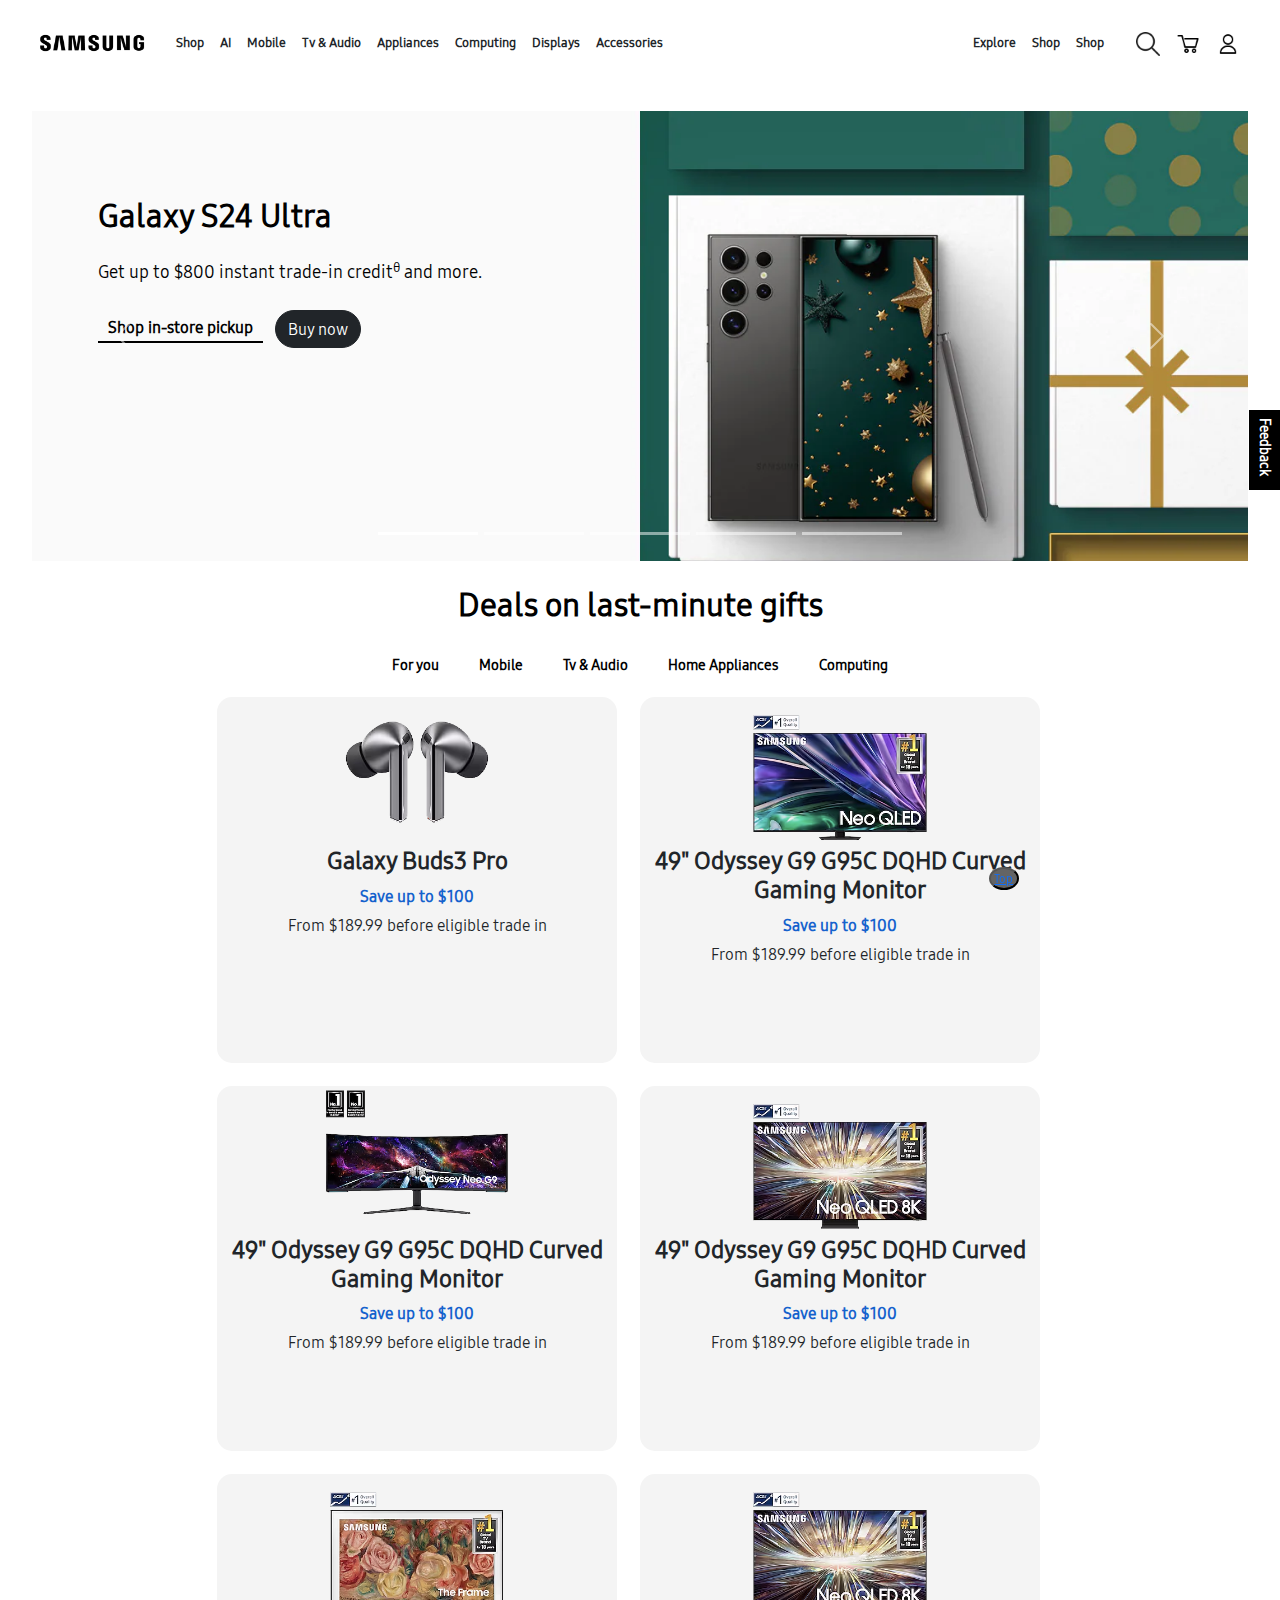
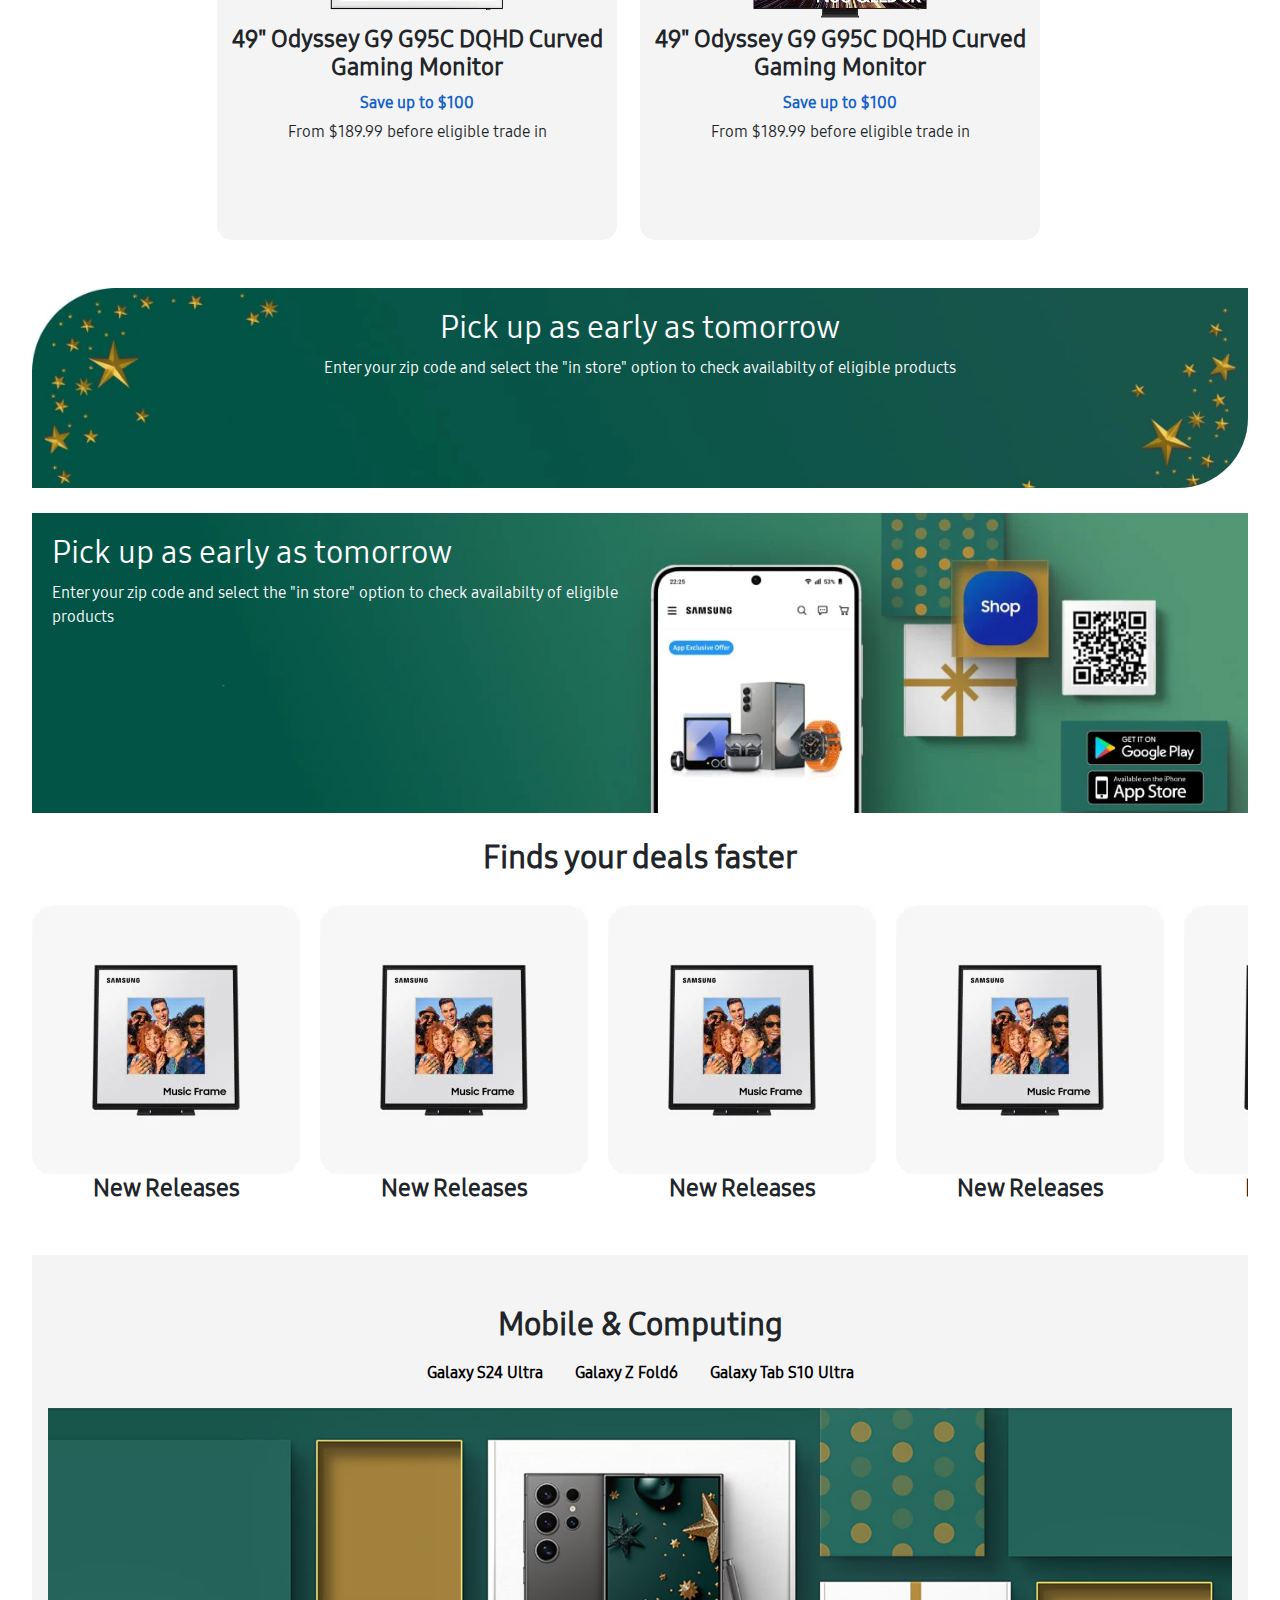
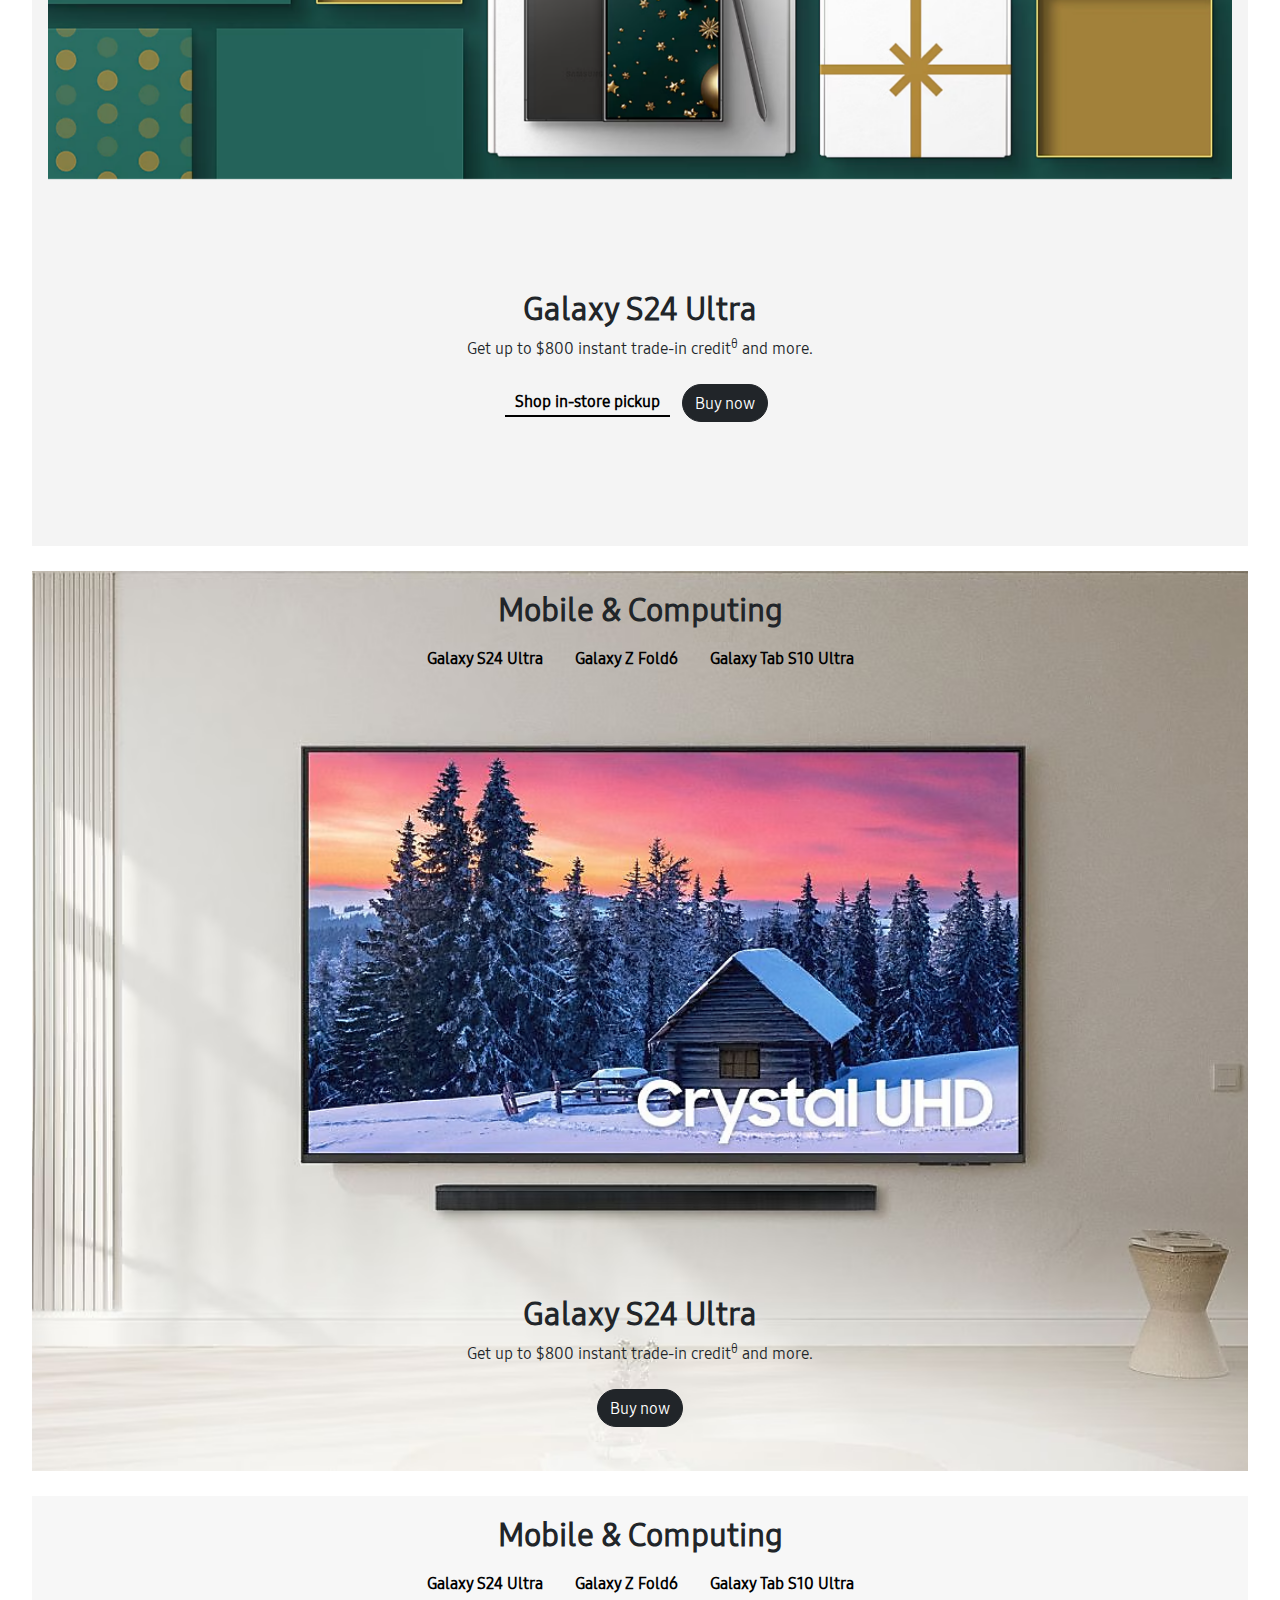
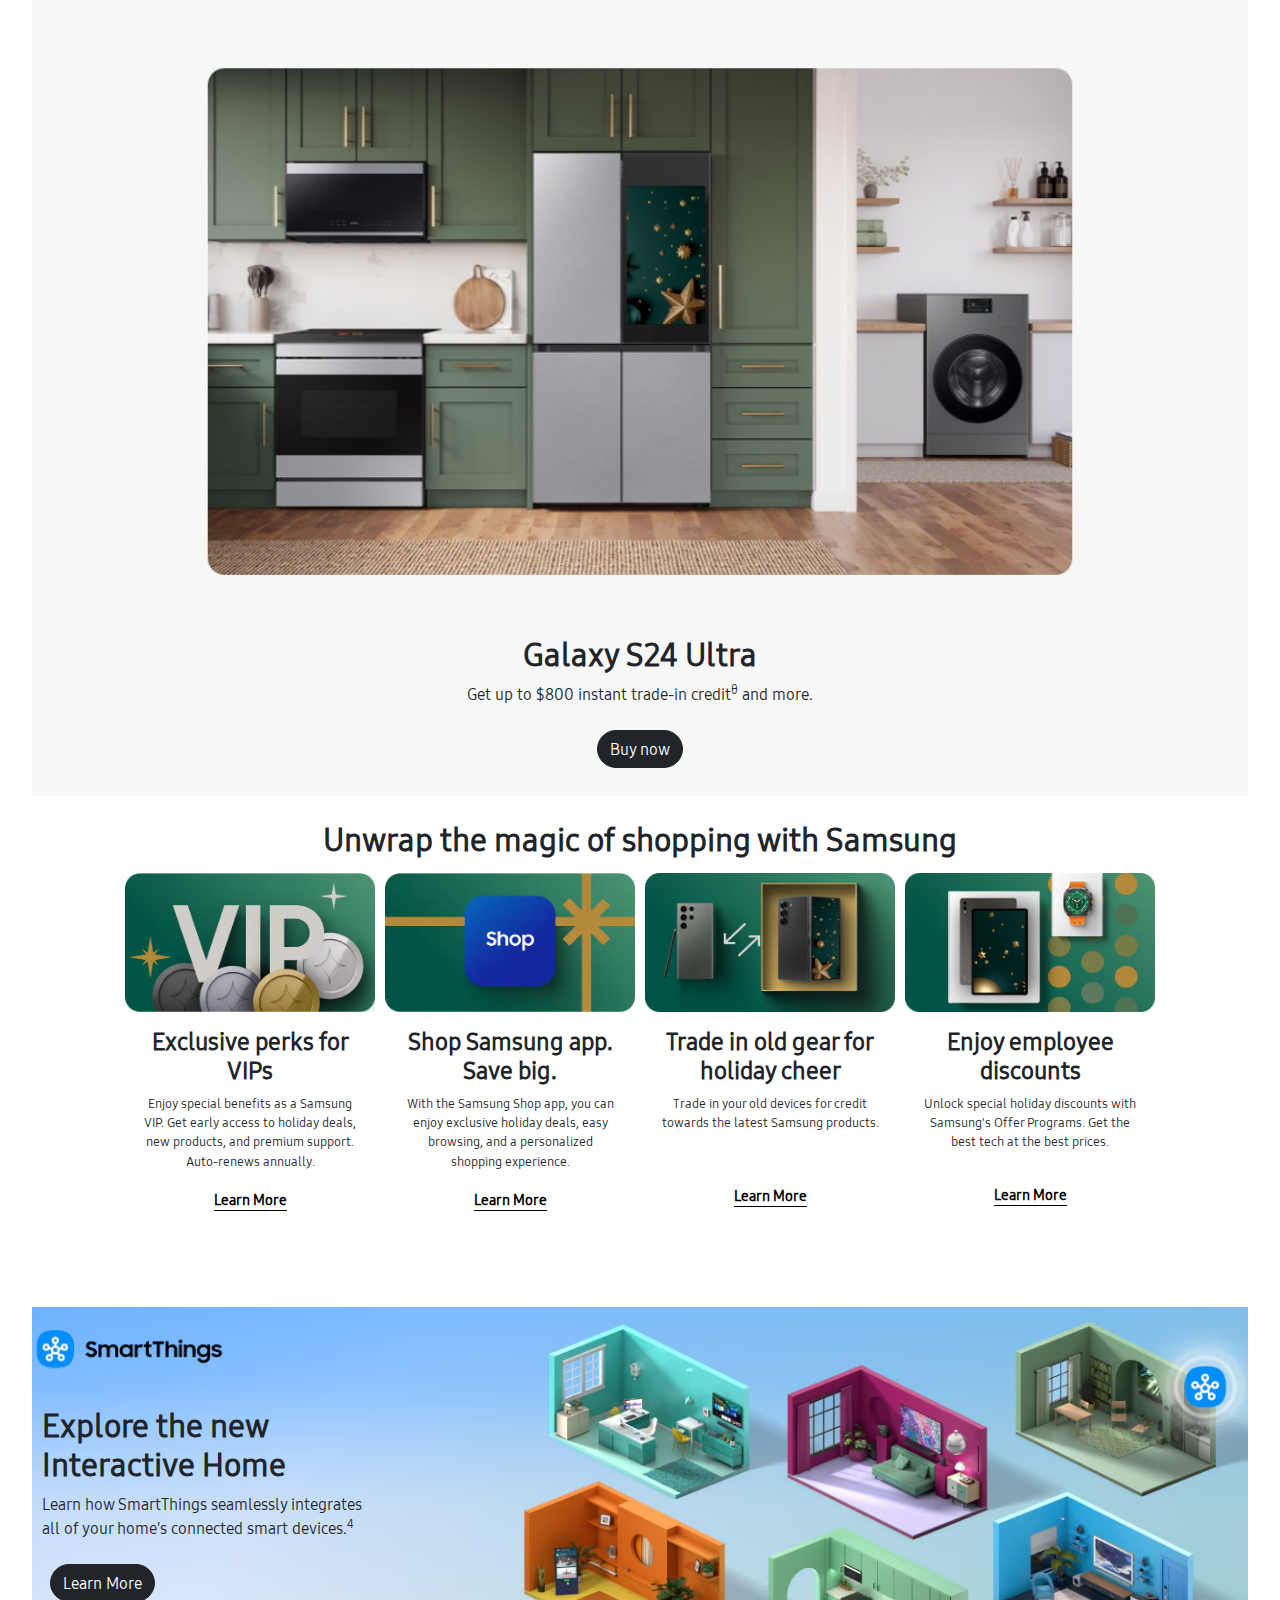
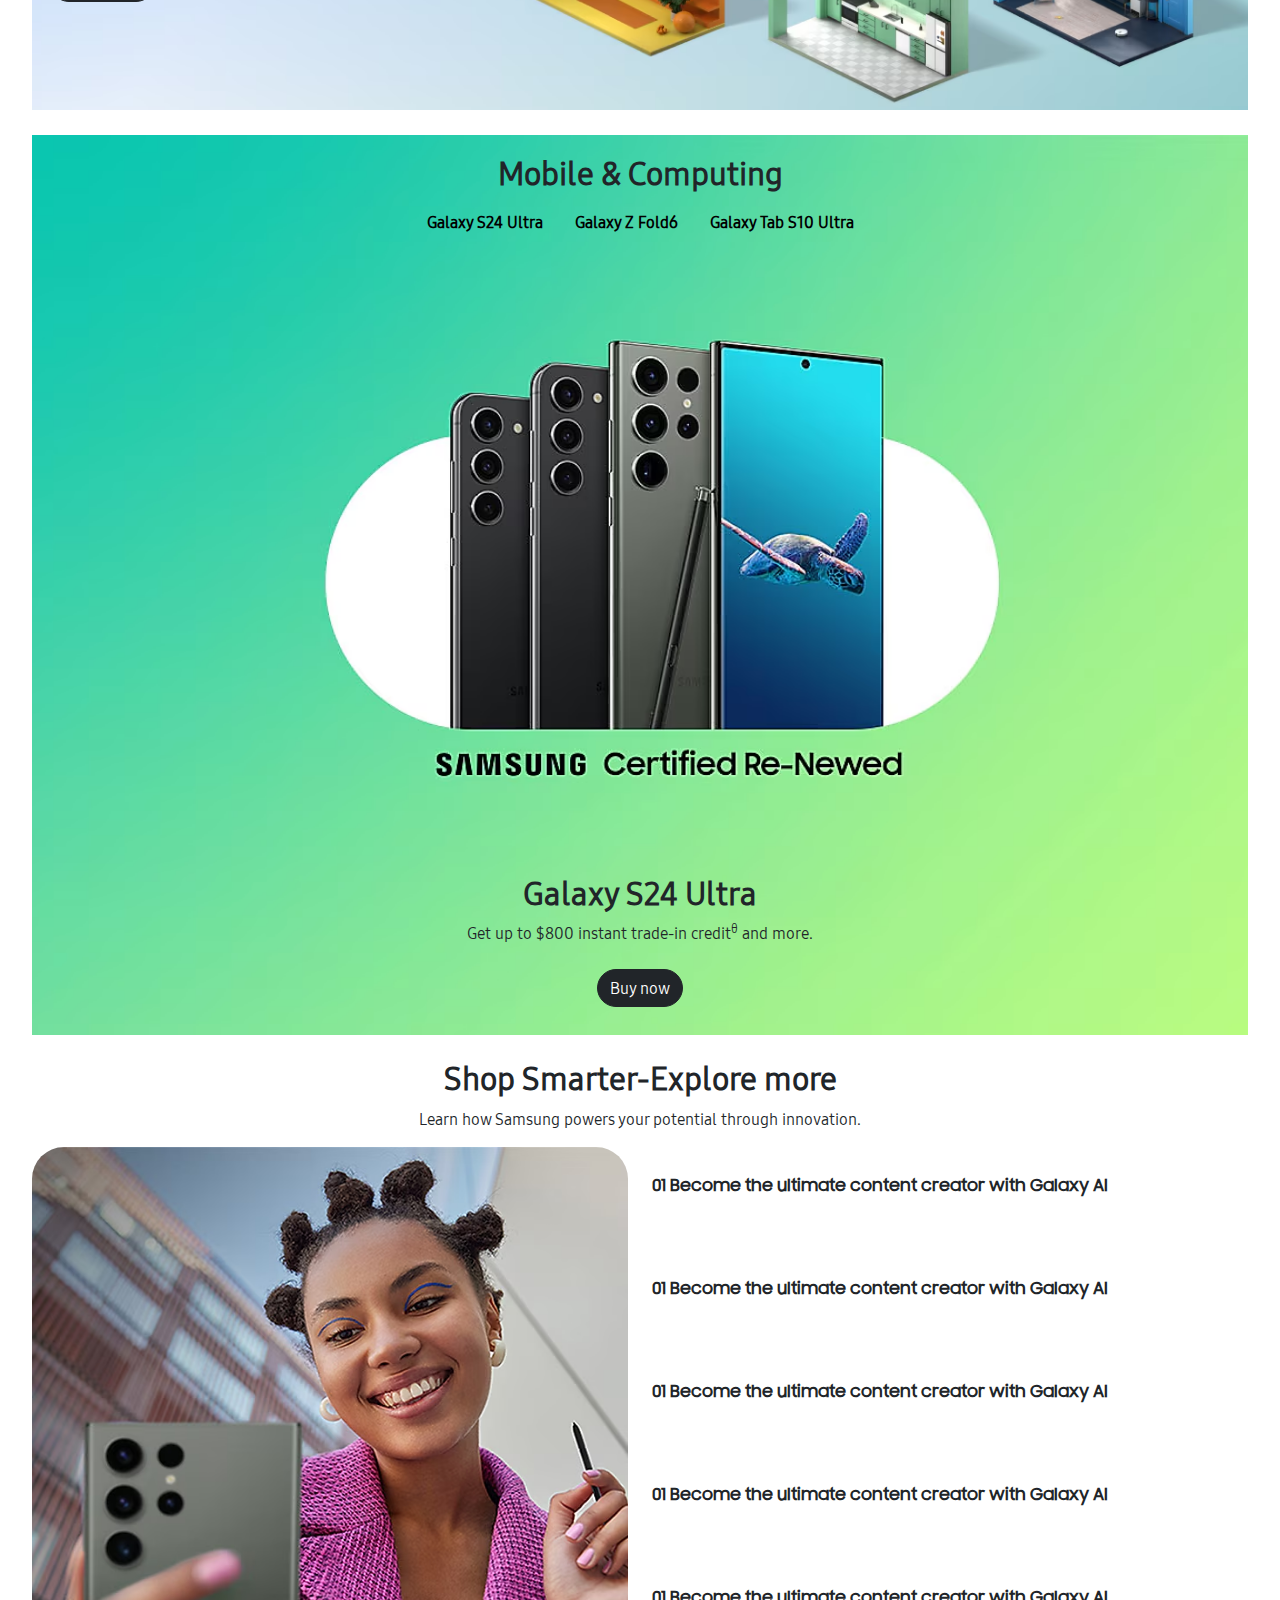
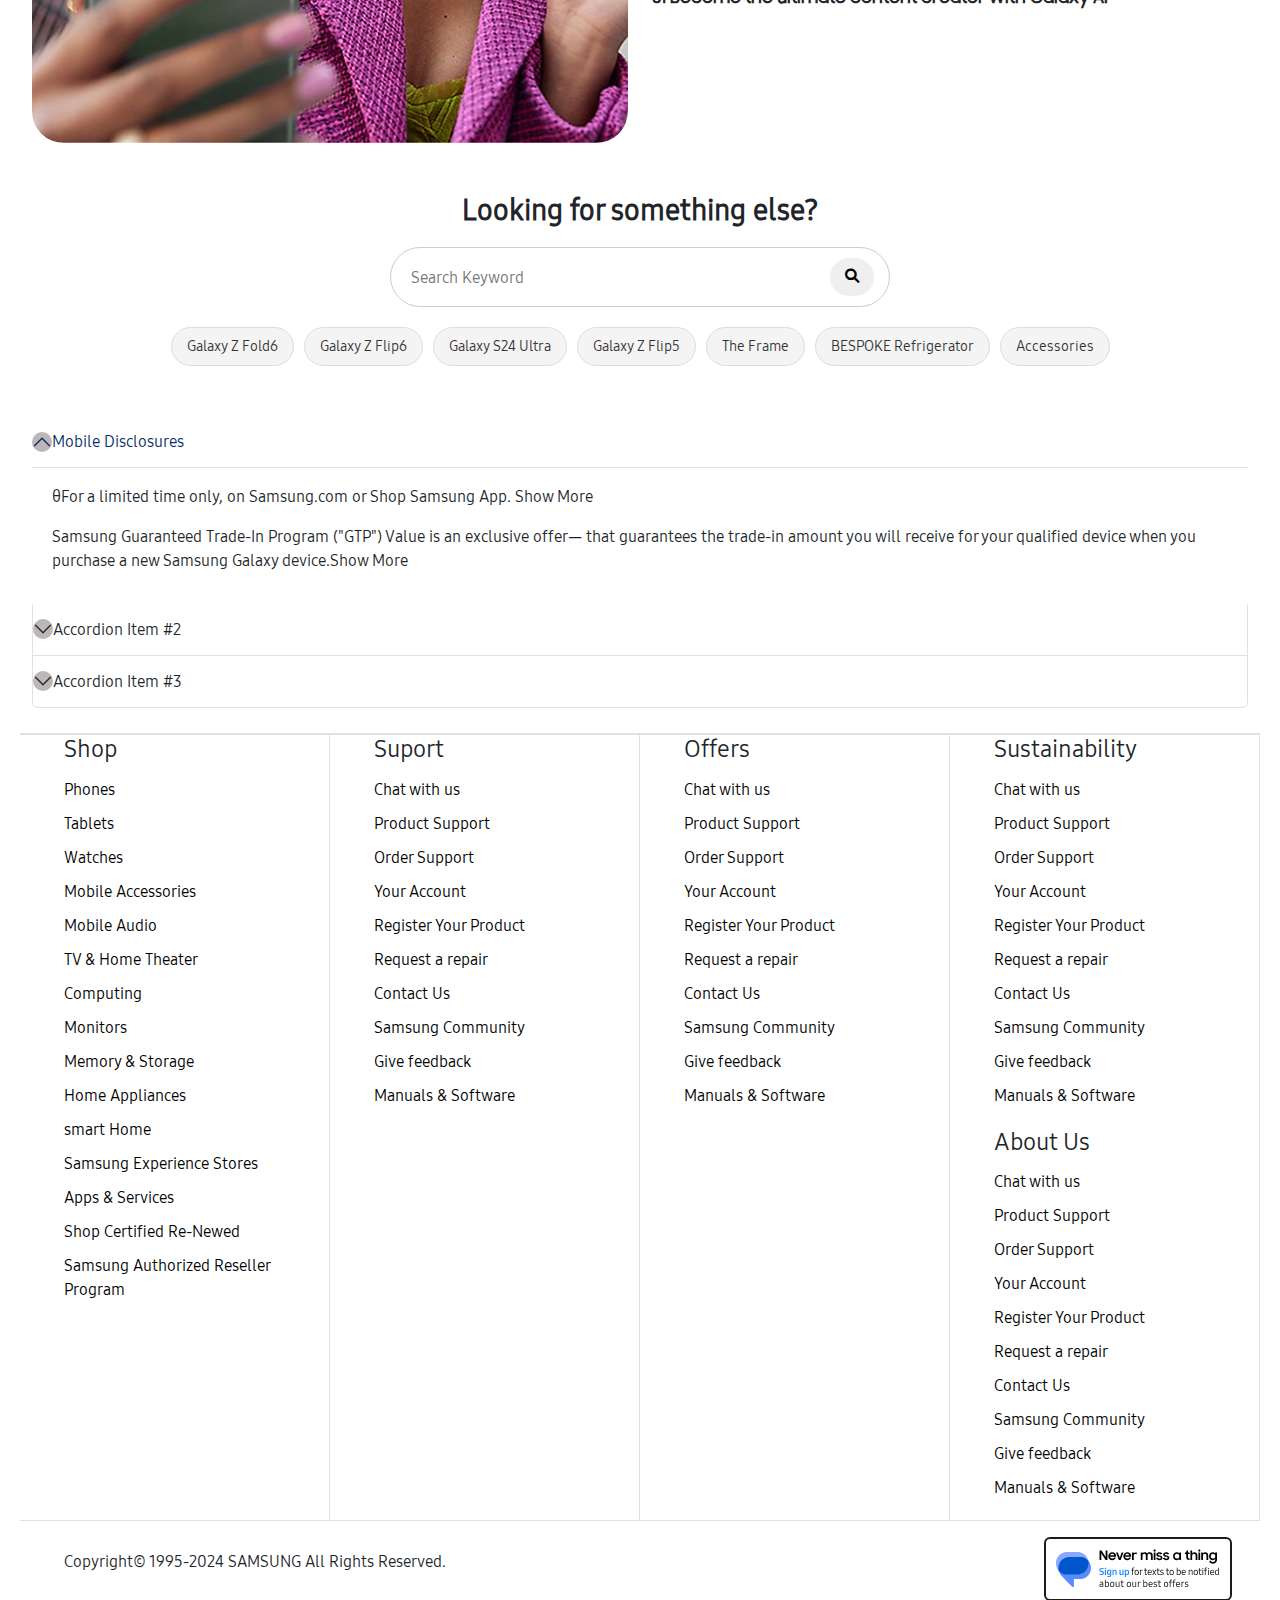
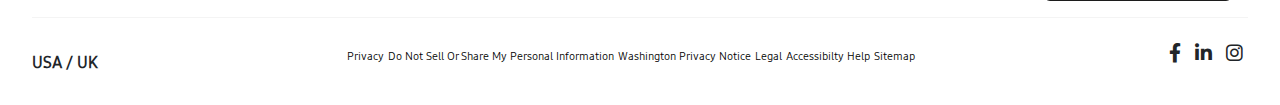
<file: index.htm>
<!doctype html>
<html lang="en">
<head>
    <meta charset="utf-8">
    <meta name="viewport" content="width=device-width, initial-scale=1">
    <title>Samsung</title>
    <link rel="stylesheet" href="font.css">
    <link href="https://cdn.jsdelivr.net/npm/bootstrap@5.3.3/dist/css/bootstrap.min.css" rel="stylesheet">
    <link href="https://cdnjs.cloudflare.com/ajax/libs/font-awesome/6.0.0-beta3/css/all.min.css" rel="stylesheet">
    <link rel="stylesheet" href="style.css">
</head>
<body>
    <div class="feedback-button">
      <a href="#">Feedback</a>
    </div>
  
    <nav class="navbar navbar-expand-lg" >
        <div class="container justify-content-center">
            <a class="navbar-brand" href="#">
                <img src="img/SamsungLogo.png" alt="Samsung Logo">
            </a>

            <div class="d-flex align-items-center">
                <div class="navbar-icons d-lg-none me-2 d-ms-flex justify-content-end">
                    <a href="#"><img src="img/search-icon.png" alt="Search Icon"></a>
                    <a href="#"><img src="img/shopping.webp" alt="Cart Icon"></a>
                    <a href="#"><img src="img/profile-icon.png" alt="Profile Icon"></a>
                </div>
                <button class="navbar-toggler" type="button" data-bs-toggle="collapse" data-bs-target="#navbarNav" aria-controls="navbarNav" aria-expanded="false" aria-label="Toggle navigation">
                    <span class="navbar-toggler-icon"></span>
                </button>
            </div>

            <div class="collapse navbar-collapse flex-shrink-0" id="navbarNav">
                <ul class="navbar-nav me-auto mb-2 mb-lg-0">
                  <li class="nav-item dropdown">
                      <a class="nav-link text-dark fw-bold" href="#" id="shopDropdown" role="button">
                          Shop
                      </a>
                      <div class="dropdown-menu">
                          <div class="row">
                              <div class="col-3">
                                  <h6>Best of Samsung</h6>
                                  <a href="#">New & Featured</a>
                                  <a href="#">Holiday Gift Guide</a>
                                  <a href="#">SmartThings</a>
                                  <a href="#">Game Day Shop</a>
                                  <a href="#">Tech For Kids</a>
                                  <a href="#">Gaming Portal</a>
                              </div>
                              <div class="col-3">
                                  <h6>Offers</h6>
                                  <a href="#">All Offers</a>
                                  <a href="#">Smartphones</a>
                                  <a href="#">TV & Home Theater</a>
                                  <a href="#">Appliances</a>
                                  <a href="#">Watches & Audio</a>
                                  <a href="#">Tablets & Computing</a>
                                  <a href="#">Monitor,Memory & Storage</a>
                                  <a href="#">Bundle Deals</a>
                                  <a href="#">Redeem Retail Offers</a>
                                  <h6>Trade-in & Upgrade</h6>
                                  <a href="">Samsung Trade-in</a>
                              </div>
                              <div class="col-3">
                                  <h6>Carrier Offers</h6>
                                  <a href="#">Verizon Offers</a>
                                  <a href="#">TMobile Offers</a>
                                  <a href="#">AT&T Offers</a>
                                  <h6>Offer Programs</h6>
                                  <a href="#">All Offer Programs</a>
                                  <a href="#">Education Offers Program</a>
                                  <a href="#">First Responders Offers Program</a>
                                  <a href="#">Military Offers Program</a>
                                  <a href="#">Government Offers Program</a>
                                  <a href="#">Employee Offers Program</a>
                              </div>
                              <div class="col-3">
                                  <h6>Smart Ways to Shop</h6>
                                  <a href="#">Samsung Shop App</a>
                                  <a href="#">Samsung Rewards</a>
                                  <a href="#">VIP Advantage</a>
                                  <a href="#">Tv & Phone Subscriptions</a>
                                  <a href="#">Payment Options</a>
                                  <a href="#">Discover Samsung Event</a>
                                  <a href="#">Shop Samsung Outlet</a>
                              </div>
                          </div>
                      </div>
                  </li>
                
                  <li class="nav-item dropdown">
                    <a class="nav-link text-dark fw-bold" href="#" id="shopDropdown" role="button">
                        AI
                    </a>
                    <div class="dropdown-menu">
                        <div class="row">
                            <div class="col">
                                <a href="#">AI for All</a>
                                <a href="#">Galaxy Mobile AI</a>
                                <a href="#">Bespoke AI Appliances</a>
                                <a href="#">Samsung AI Tv</a>
                            </div>
                        </div>
                    </div>
                </li>
                
                    <li class="nav-item dropdown">
                      <a class="nav-link text-dark fw-bold" href="#" id="mobileDropdown" role="button">Mobile</a>
                      <div class="dropdown-menu" aria-labelledby="mobileDropdown">
                        <div class="dropdown-content">
                          <div class="row">
                            <div class="col-3">
                              <ul class="list-unstyled">
                                <li><a href="#">Discover Mobile</a></li>
                                <li><a href="#">Galaxy AI</a></li>
                                <li><a href="#">Galaxy Smartphone</a></li>
                                <li><a href="#">Galaxy Tab</a></li>
                                <li><a href="#">Galaxy Watch</a></li>
                                <li><a href="#">Galaxy Buds</a></li>
                                <li><a href="#">Galaxy Ring</a></li>
                                <li><a href="#">Galaxy Accessories</a></li>
                                <li><a href="#">How to Switch</a></li>
                                <li><a href="#">Why Galaxy</a></li>
                                <li><a href="#">Switch to Galaxy</a></li>
                                <li><a href="#">Certified Re-Newed</a></li>
                                <li><a href="#">Apps & Services</a></li>
                                <li><a href="#">Mobile Buying Guide</a></li>
                                <li><a href="#">Shop All Mobile</a></li>
                              </ul>
                            </div>
                            <div class="col-9">
                              <h6>New & Featured</h6>
                              <div class="grid d-flex flex-wrap gap-3">
                                <div>
                                  <img src="img/p1.avif" alt="Galaxy Z Fold6">
                                  <p>Galaxy Z Fold6</p>
                                </div>
                                <div>
                                  <img src="img/p2avif.avif" alt="Galaxy Z Flip4">
                                  <p>Galaxy Z Flip6</p>
                                </div>
                                <div>
                                  <img src="img//p3.avif" alt="Galaxy Z Flip4">
                                  <p>Galaxy S24 Ultra</p>
                                </div>
                                <div>
                                  <img src="img/p4.avif" alt="Galaxy Z Flip4">
                                  <p>Galaxy Watch Ultra</p>
                                </div>
                                <div>
                                  <img src="img/p5.avif" alt="Galaxy Z Flip4">
                                  <p>Galaxy Buds3 Pro</p>
                                </div>
                                <div>
                                  <img src="img/p6.avif" alt="Galaxy Z Flip4">
                                  <p>Galaxy Ring</p>
                                </div>
                                <div>
                                  <img src="img/p7.avif" alt="Galaxy Z Flip4">
                                  <p>Galaxy S24 FE</p>
                                </div>
                                <div>
                                  <img src="img/p8.avif" alt="Galaxy Z Flip4">
                                  <p>Galaxy Tab S10 Series</p>
                                </div>
                                <div>
                                  <img src="img/p9.webp" alt="Galaxy Z Flip4">
                                  <p>Galaxy Buds3</p>
                                </div>
                              </div>
                            </div>
                          </div>
                        </div>
                      </div>
                    </li>
                    
                    <li class="nav-item dropdown">
                      <a class="nav-link text-dark fw-bold" href="#" id="shopDropdown" role="button">
                          Tv & Audio
                      </a>
                      <div class="dropdown-menu">
                          <div class="row">
                              <div class="col">
                                  <h6>Offers & Deals</h6>
                                  <a href="#">Tv & Audio offers</a>
                                  <h6>TVs</h6>
                                  <a href="#">Discover TVs</a>
                                  <a href="#">Samsung Exclusive<span class="btn btn-danger">Hot</span></a>
                                  <a href="#">TV & Soundbar Bundles<span class="btn btn-danger">Hot</span></a>
                                  <a href="#">Why Neo QLED</a>
                                  <a href="#">Why OLED</a>
                                  <a href="#">Why QLED 4K</a>
                                  <a href="#">Why The Frame</a>
                                  <a href="#">The Terrace</a>
                                  <a href="#">Crtstal 4K UHD</a>
                                  <a href="#">Shop All TVs</a>
                              </div>
                              <div class="col">
                                  <h6>TVs by Size</h6>
                                  <a href="#">98+ inch TVs</a>
                                  <a href="#">85+ inch TVs</a>
                                  <a href="#">75+ inch TVs</a>
                                  <a href="#">65+ inch TVs</a>
                                  <a href="#">55+ inch TVs</a>
                                  <a href="#">43+ inch TVs</a>
                                  <a href="#">32+ inch TVs</a>
                                  <a href="#">What size should I get?</a>
                              </div>
                              <div class="col">
                                  <h6>TVs by Resolution</h6>
                                  <a href="#">4K TVs</a>
                                  <a href="#">8K TVs</a>
                                  <a href="#">Why 8K</a>
                              </div>
                              <div class="col">
                                  <h6>Progectors</h6>
                                  <a href="#">Freestyle 2nd Gen</a>
                                  <a href="#">The Premiere</a>
                                  <a href="#">Shop All Projectors</a>
                                  <h6>Micro Led</h6>
                                  <a href="#">Discover Micro LED/a>
                              </div>
                              <div class="col">
                                <h6>Home Audio</h6>
                                <a href="#">Discover Home Audio</a>
                                <a href="#">Music Frame WICKED Edition<span class="btn btn-primary">NEW</span></a>
                                <a href="#">Music Frame</a>
                                <a href="#">Q Series Premium Soundbars</a>
                                <a href="#">Ultra Slim Soundbars</a>
                                <a href="#">Soundbars with Subwoofer</a>
                                <a href="#">All-in-One Soundbars</a>
                                <a href="#">Sound Tower Party Audio</a>
                                <a href="#">Find the right Soundbar</a>
                                <a href="#">JBL Audio<span class="btn btn-danger">HOT</span></a>
                                <a href="#">Shop All Home Audio</a>
                            </div>
                            <div class="col">
                              <h6>Additional Resources</h6>
                              <a href="#">Big Screen Supersize TV</a>
                              <a href="#">TV Buying Guide</a>
                              <a href="#">Lifestyle TVs</a>
                              <a href="#">Why Smart TVs</a>
                              <a href="#">TVs for Gaming</a>
                              <h6>Accessories</h6>
                              <a href="#">TV Accessories</a>
                              <a href="#">Home Audio Accessories</a>
                          </div>
                          </div>
                      </div>
                  </li>
                  
                  <li class="nav-item dropdown">
                    <a class="nav-link text-dark fw-bold" href="#" id="shopDropdown" role="button">
                        Appliances
                    </a>
                    <div class="dropdown-menu">
                        <div class="row">
                            <div class="col">
                                <h6>Offers & Deals</h6>
                                <a href="#">Appliance offers</a>
                                <h6>Bespoke</h6>
                                <a href="#">Bespoke Home</a>
                                <a href="#">bespoke design studio</a>
                                <a href="#">Bespoke Kitchen</a>
                                <a href="#">Bespoke Refrigerators</a>
                                <a href="#">Bespoke AI Laundry</a>
                                <a href="#">Bespoke Vacuums</a>
                            </div>
                            <div class="col">
                                <h6>Kitchen</h6>
                                <a href="#">Refrigerators</a>
                                <a href="#">Ranges</a>
                                <a href="#">Diswashers</a>
                                <a href="#">Microwaves</a>
                                <a href="#">wall Ovens</a>
                                <a href="#">Cooktops</a>
                                <a href="#">Range Hoods</a>
                                <a href="#">Built-in Appliances</a>
                            </div>
                            <div class="col">
                                <h6>Laundry</h6>
                                <a href="#">Discover Laundry</a>
                                <a href="#">Washers</a>
                                <a href="#">Dryers</a>
                                <a href="#">Washer & Dryer Sets</a>
                                <a href="#">Washer Dryer Combo</a>
                            </div>
                            <div class="col">
                                <h6>Vacuums</h6>
                                <a href="#">Discover Vacuums</a>
                                <a href="#">Jet Stick Vacuums</a>
                                <a href="#">Robot Vacuums</a>
                                <a href="#">Shop All Vacuums</a>
                                <h6>Cooling & Heating</h6>
                                <a href="#">single-Room System 🡥</a>
                                <a href="#">Whole Home System 🡥</a>
                                <a href="#">Commercial Solutions 🡥</a>
                            </div>
                            <div class="col">
                                <h6>Accessories</h6>
                                <a href="#">Bespoke Refrigerator Panels</a>
                                <a href="#">Refrigerator Water Filters</a>
                                <a href="#">Laundry Accessories</a>
                                <a href="#">Range Accessories</a>
                                <a href="#">Vacuum Accessories</a>
                                <a href="#">All Appliance Accessories</a>
                                <h6>Dacor:Luxury Appliances</h6>
                                <a href="#">Discover Exclusive Collection 🡥</a>
                            </div>
                            <div class="col">
                                <h6>Discover Home Applications</h6>
                                <a href="#">Discover Home Appliances</a>
                                <a href="#">Home Appliances Buying Guides</a>
                                <a href="#">IRA Rebate Programs<span class="btn btn-primary">NEW</span></a>
                                <a href="#">Family Hub<sup>TM</sup></a>
                                <a href="#">Smart Thing at Home</a>
                                <a href="#">Energy Efficient Appliances</a>
                                <a href="#">Home Appliances Rebates</a>
                                <a href="#">Build Your Bundle</a>
                            </div>
                        </div>
                    </div>
                </li>
                
                <li class="nav-item dropdown">
                  <a class="nav-link text-dark fw-bold" href="#" id="shopDropdown" role="button">
                      Computing
                  </a>
                  <div class="dropdown-menu">
                      <div class="row">
                          <div class="col">
                              <h6>Best of Samsung</h6>
                              <a href="#">New & Featured</a>
                              <a href="#">Holiday Gift Guide</a>
                              <a href="#">SmartThings</a>
                              <a href="#">Game Day Shop</a>
                              <a href="#">Tech For Kids</a>
                              <a href="#">Gaming Portal</a>
                          </div>
                          <div class="col">
                              <h6>Offers</h6>
                              <a href="#">All Offers</a>
                              <a href="#">Smartphones</a>
                              <a href="#">TV & Home Theater</a>
                              <a href="#">Appliances</a>
                              <a href="#">Watches & Audio</a>
                              <a href="#">Tablets & Computing</a>
                              <a href="#">Bundle Deals</a>
                          </div>
                          <div class="col">
                              <h6>Carrier Offers</h6>
                              <a href="#">Verizon Offers</a>
                              <a href="#">TMobile Offers</a>
                              <a href="#">AT&T Offers</a>
                              <h6>Offer Programs</h6>
                              <a href="#">Education Offers</a>
                              <a href="#">Military Offers</a>
                          </div>
                          <div class="col">
                              <h6>Smart Ways to Shop</h6>
                              <a href="#">Samsung Shop App</a>
                              <a href="#">Samsung Rewards</a>
                              <a href="#">Payment Options</a>
                          </div>
                      </div>
                  </div>
              </li>
              
              <li class="nav-item dropdown">
                <a class="nav-link text-dark fw-bold" href="#" id="shopDropdown" role="button">
                    Displays
                </a>
                <div class="dropdown-menu">
                    <div class="row">
                        <div class="col">
                            <h6>Best of Samsung</h6>
                            <a href="#">New & Featured</a>
                            <a href="#">Holiday Gift Guide</a>
                            <a href="#">SmartThings</a>
                            <a href="#">Game Day Shop</a>
                            <a href="#">Tech For Kids</a>
                            <a href="#">Gaming Portal</a>
                        </div>
                        <div class="col">
                            <h6>Offers</h6>
                            <a href="#">All Offers</a>
                            <a href="#">Smartphones</a>
                            <a href="#">TV & Home Theater</a>
                            <a href="#">Appliances</a>
                            <a href="#">Watches & Audio</a>
                            <a href="#">Tablets & Computing</a>
                            <a href="#">Bundle Deals</a>
                        </div>
                        <div class="col">
                            <h6>Carrier Offers</h6>
                            <a href="#">Verizon Offers</a>
                            <a href="#">TMobile Offers</a>
                            <a href="#">AT&T Offers</a>
                            <h6>Offer Programs</h6>
                            <a href="#">Education Offers</a>
                            <a href="#">Military Offers</a>
                        </div>
                        <div class="col">
                            <h6>Smart Ways to Shop</h6>
                            <a href="#">Samsung Shop App</a>
                            <a href="#">Samsung Rewards</a>
                            <a href="#">Payment Options</a>
                        </div>
                    </div>
                </div>
            </li>
            
                    <li class="nav-item"><a class="nav-link text-dark fw-bold" href="#">Accessories</a></li>
                </ul>

                <ul class="navbar-nav ms-auto d-none d-lg-flex">
                  <li class="nav-item dropdown">
                    <a class="nav-link text-dark fw-bold" href="#" id="shopDropdown" role="button">
                        Explore
                    </a>
                    <div class="dropdown-menu">
                        <div class="row">
                            <div class="col">
                                <h6>Best of Samsung</h6>
                                <a href="#">New & Featured</a>
                                <a href="#">Holiday Gift Guide</a>
                                <a href="#">SmartThings</a>
                                <a href="#">Game Day Shop</a>
                                <a href="#">Tech For Kids</a>
                                <a href="#">Gaming Portal</a>
                            </div>
                            <div class="col">
                                <h6>Offers</h6>
                                <a href="#">All Offers</a>
                                <a href="#">Smartphones</a>
                                <a href="#">TV & Home Theater</a>
                                <a href="#">Appliances</a>
                                <a href="#">Watches & Audio</a>
                                <a href="#">Tablets & Computing</a>
                                <a href="#">Bundle Deals</a>
                            </div>
                            <div class="col">
                                <h6>Carrier Offers</h6>
                                <a href="#">Verizon Offers</a>
                                <a href="#">TMobile Offers</a>
                                <a href="#">AT&T Offers</a>
                                <h6>Offer Programs</h6>
                                <a href="#">Education Offers</a>
                                <a href="#">Military Offers</a>
                            </div>
                            <div class="col">
                                <h6>Smart Ways to Shop</h6>
                                <a href="#">Samsung Shop App</a>
                                <a href="#">Samsung Rewards</a>
                                <a href="#">Payment Options</a>
                            </div>
                        </div>
                    </div>
                </li>
                
                <li class="nav-item dropdown">
                  <a class="nav-link text-dark fw-bold" href="#" id="shopDropdown" role="button">
                      Shop
                  </a>
                  <div class="dropdown-menu">
                      <div class="row">
                          <div class="col">
                              <h6>Best of Samsung</h6>
                              <a href="#">New & Featured</a>
                              <a href="#">Holiday Gift Guide</a>
                              <a href="#">SmartThings</a>
                              <a href="#">Game Day Shop</a>
                              <a href="#">Tech For Kids</a>
                              <a href="#">Gaming Portal</a>
                          </div>
                          <div class="col">
                              <h6>Offers</h6>
                              <a href="#">All Offers</a>
                              <a href="#">Smartphones</a>
                              <a href="#">TV & Home Theater</a>
                              <a href="#">Appliances</a>
                              <a href="#">Watches & Audio</a>
                              <a href="#">Tablets & Computing</a>
                              <a href="#">Bundle Deals</a>
                          </div>
                          <div class="col">
                              <h6>Carrier Offers</h6>
                              <a href="#">Verizon Offers</a>
                              <a href="#">TMobile Offers</a>
                              <a href="#">AT&T Offers</a>
                              <h6>Offer Programs</h6>
                              <a href="#">Education Offers</a>
                              <a href="#">Military Offers</a>
                          </div>
                          <div class="col">
                              <h6>Smart Ways to Shop</h6>
                              <a href="#">Samsung Shop App</a>
                              <a href="#">Samsung Rewards</a>
                              <a href="#">Payment Options</a>
                          </div>
                      </div>
                  </div>
              </li>
              
              <li class="nav-item dropdown">
                <a class="nav-link text-dark fw-bold" href="#" id="shopDropdown" role="button">
                    Shop
                </a>
                <div class="dropdown-menu">
                    <div class="row">
                        <div class="col">
                            <h6>Best of Samsung</h6>
                            <a href="#">New & Featured</a>
                            <a href="#">Holiday Gift Guide</a>
                            <a href="#">SmartThings</a>
                            <a href="#">Game Day Shop</a>
                            <a href="#">Tech For Kids</a>
                            <a href="#">Gaming Portal</a>
                        </div>
                        <div class="col">
                            <h6>Offers</h6>
                            <a href="#">All Offers</a>
                            <a href="#">Smartphones</a>
                            <a href="#">TV & Home Theater</a>
                            <a href="#">Appliances</a>
                            <a href="#">Watches & Audio</a>
                            <a href="#">Tablets & Computing</a>
                            <a href="#">Bundle Deals</a>
                        </div>
                        <div class="col">
                            <h6>Carrier Offers</h6>
                            <a href="#">Verizon Offers</a>
                            <a href="#">TMobile Offers</a>
                            <a href="#">AT&T Offers</a>
                            <h6>Offer Programs</h6>
                            <a href="#">Education Offers</a>
                            <a href="#">Military Offers</a>
                        </div>
                        <div class="col">
                            <h6>Smart Ways to Shop</h6>
                            <a href="#">Samsung Shop App</a>
                            <a href="#">Samsung Rewards</a>
                            <a href="#">Payment Options</a>
                        </div>
                    </div>
                </div>
            </li>
            
                </ul>
            </div>
            <div class="navbar-icons d-none d-lg-flex ms-3">
                <a href="#" class="text-dark"><img src="img/search-icon.png" alt="Search Icon"></a>
                <a href="#" class="text-dark"><img src="img/shopping.webp" alt="Cart Icon"></a>
                <a href="#" class="text-dark"><img src="img/profile-icon.png" alt="Profile Icon"></a>
            </div>
        </div>
    </nav>

    <main>
      <div class="container">
        <div id="carouselExampleCaptions" class="carousel slide">
          <div class="carousel-indicators">
            <button type="button" data-bs-target="#carouselExampleCaptions" data-bs-slide-to="0" class="active" aria-current="true" aria-label="Slide 1"></button>
            <button type="button" data-bs-target="#carouselExampleCaptions" data-bs-slide-to="1" aria-label="Slide 2"></button>
            <button type="button" data-bs-target="#carouselExampleCaptions" data-bs-slide-to="2" aria-label="Slide 3"></button>
            <button type="button" data-bs-target="#carouselExampleCaptions" data-bs-slide-to="3" aria-label="Slide 4"></button>
            <button type="button" data-bs-target="#carouselExampleCaptions" data-bs-slide-to="4" aria-label="Slide 5"></button>
          </div>
          <div class="carousel-inner">
            <div class="carousel-item active">
              <img  src="img/slider1.webp" class=" first d-lg-block  w-100" alt="...">
              <div class="carousel-caption">
                <div class="card border border-0 text-left">
                  <div class="card-body">
                    <h2 class="caption card-title">Galaxy S24 Ultra</h2>
                    <p class="card-text">Get up to $800 instant trade-in credit<sup>&theta;</sup> and more.</p>
                    <a href="#" class="card-link text-decoration-none">Shop in-store pickup</a>
                    <button class="btn btn-dark rounded-pill m-2">Buy now</button>
                  </div>
                </div>
              </div>
              <img  src="img/slider1_r.webp" class=" second w-100 h-100" >
            </div>
            <div class="carousel-item"  >
              <img src="img/slider2.webp" class=" first d-lg-block w-100" alt="...">
              <div class="carousel-caption" id="sonic" >
                <div class="card border border-0 text-left">
                  <div class="card-body">
                    <h2 class="caption card-title">Galaxy S24 Ultra</h2>
                    <p class="card-text">Get up to $800 instant trade-in credit<sup>&theta;</sup> and more.</p>
                    <a href="#" class="card-link text-decoration-none">Shop in-store pickup</a>
                    <button class="btn btn-light rounded-pill m-2">Buy now</button>
                  </div>
                </div>
              </div>
              <img src="img/slider2_r.jpg" class=" second w-100 h-100" >
            </div>
            <div class="carousel-item">
              <img src="img/slider3.webp" class="first d-lg-block w-100" alt="...">
              <div class="carousel-caption">
                <div class="card border border-0 text-left">
                  <div class="card-body">
                    <h2 class="caption card-title">Galaxy S24 Ultra</h2>
                    <p class="card-text">Get up to $800 instant trade-in credit<sup>&theta;</sup> and more.</p>
                    <a href="#" class="card-link text-decoration-none">Shop in-store pickup</a>
                    <button class="btn btn-dark rounded-pill m-2">Buy now</button>
                  </div>
                </div>
              </div>
              <img src="img/slider3_r.webp" class="second w-100 h-100" >
            </div>
            <div class="carousel-item">
              <img src="img/slider4.webp" class="first d-lg-block w-100" alt="...">
              <div class="carousel-caption">
                <div class="card border border-0 text-left">
                  <div class="card-body">
                    <h2 class="caption card-title">Galaxy S24 Ultra</h2>
                    <p class="card-text">Get up to $800 instant trade-in credit<sup>&theta;</sup> and more.</p>
                    <a href="#" class="card-link text-decoration-none">Shop in-store pickup</a>
                    <button class="btn btn-dark rounded-pill m-2">Buy now</button>
                  </div>
                </div>
              </div>
              <img id="second" src="img/slider4_r.webp" class="second w-100 h-100" >
            </div>
            <div class="carousel-item">
              <img src="img/slider5.webp" class="first d-lg-block w-100" alt="...">
              <div class="carousel-caption">
                <div class="card border border-0 text-left">
                  <div class="card-body">
                    <h2 class="caption card-title">Galaxy S24 Ultra</h2>
                    <p class="card-text">Get up to $800 instant trade-in credit<sup>&theta;</sup> and more.</p>
                    <a href="#" class="card-link text-decoration-none">Shop in-store pickup</a>
                    <button class="btn btn-dark rounded-pill m-2">Buy now</button>
                  </div>
                </div>
              </div>
              <img id="second" src="img/slider5_r.webp" class="second w-100 h-100" >
            </div>
          </div>
          <button class="carousel-control-prev" type="button" data-bs-target="#carouselExampleCaptions" data-bs-slide="prev">
            <span class="carousel-control-prev-icon" aria-hidden="true"></span>
            <span class="visually-hidden">Previous</span>
          </button>
          <button class="carousel-control-next" type="button" data-bs-target="#carouselExampleCaptions" data-bs-slide="next">
            <span class="carousel-control-next-icon" aria-hidden="true"></span>
            <span class="visually-hidden">Next</span>
          </button>
        </div>

        <section class="gifts">
          <h2>Deals on last-minute gifts</h2>
          <ul>
            <li><a href="" class="active">For you</a></li>
            <li><a href="">Mobile</a></li>
            <li><a href="">Tv & Audio</a></li>
            <li><a href="">Home Appliances</a></li>
            <li><a href="">Computing</a></li>
          </ul>
          <div class="equipment">
            <div class="goods text-center">
              <a href=""><img src="img/slider2_5[1] copy.png" alt=""></a>
              <h4>Galaxy Buds3 Pro</h4>
              <div class="hoveredText">
                <span class="up">
                  <p class="price">Save up to $100</p>
                  <p>From $189.99 before eligible trade in</p>
                </span>
                <span class="down">
                  <button class="btn btn-dark rounded-pill">Buy Now</button>
                </span>
              </div>
            </div>
            <div class="goods text-center">
              <a href=""><img src="img/slider2_4[2] copy.png" alt=""></a>
              <h4>49" Odyssey G9 G95C DQHD Curved Gaming Monitor</h4>
              <div class="hoveredText">
                <span class="up">
                  <p class="price">Save up to $100</p>
                  <p>From $189.99 before eligible trade in</p>
                </span>
                <span class="down">
                  <button class="btn btn-dark rounded-pill">Buy Now</button>
                </span>
              </div>
            </div>
            <div class="goods text-center">
              <a href=""><img src="img/slider2_3[1] copy.png" alt=""></a>
              <h4>49" Odyssey G9 G95C DQHD Curved Gaming Monitor</h4>
              <div class="hoveredText">
                <span class="up">
                  <p class="price">Save up to $100</p>
                  <p>From $189.99 before eligible trade in</p>
                </span>
                <span class="down">
                  <button class="btn btn-dark rounded-pill">Buy Now</button>
                </span>
              </div>
            </div>
            <div class="goods text-center">
              <a href=""><img src="img/slider2_2[1] copy.png" alt=""></a>
              <h4>49" Odyssey G9 G95C DQHD Curved Gaming Monitor</h4>
              <div class="hoveredText">
                <span class="up">
                  <p class="price">Save up to $100</p>
                  <p>From $189.99 before eligible trade in</p>
                </span>
                <span class="down">
                  <button class="btn btn-dark rounded-pill">Buy Now</button>
                </span>
              </div>
            </div>
            <div class="goods text-center">
              <a href=""><img src="img/slider2_1[1] copy.png" alt=""></a>
              <h4>49" Odyssey G9 G95C DQHD Curved Gaming Monitor</h4>
              <div class="hoveredText">
                <span class="up">
                  <p class="price">Save up to $100</p>
                  <p>From $189.99 before eligible trade in</p>
                </span>
                <span class="down">
                  <button class="btn btn-dark rounded-pill">Buy Now</button>
                </span>
              </div>
            </div>
            <div class="goods text-center">
              <a href=""><img src="img/slider2_2[1] copy.png" alt=""></a>
              <h4>49" Odyssey G9 G95C DQHD Curved Gaming Monitor</h4>
              <div class="hoveredText">
                <span class="up">
                  <p class="price">Save up to $100</p>
                  <p>From $189.99 before eligible trade in</p>
                </span>
                <span class="down">
                  <button class="btn btn-dark rounded-pill">Buy Now</button>
                </span>
              </div>
            </div>
          </div>
        </section>

        <section id="third">
            <div class="text">
              <h2>Pick up as early as tomorrow</h2>
              <p>Enter your zip code and select the "in store" option to check availabilty of eligible products</p>
            </div>
        </section>

        <section id="fourth">
          <div class="text">
            <h2>Pick up as early as tomorrow</h2>
            <p>Enter your zip code and select the "in store" option to check availabilty of eligible products</p>
          </div>
        </section>

        <section id="fifth">
          <h2 class="caption text-center">Finds your deals faster</h2>
          <ul >
            <li>
              <div class="image-container">
                <a href="" ><img src="img/scroll_image1.webp" alt=""></a>
                <h4>New Releases</h4>
              </div>
            </li>
            <li>
              <div class="image-container">
                <a href="" ><img src="img/scroll_image1.webp" alt=""></a>
                <h4>New Releases</h4>
              </div>
            </li>
            <li>
              <div class="image-container">
                <a href="" ><img src="img/scroll_image1.webp" alt=""></a>
                <h4>New Releases</h4>
              </div>
            </li>
            <li>
              <div class="image-container">
                <a href="" ><img src="img/scroll_image1.webp" alt=""></a>
                <h4>New Releases</h4>
              </div>
            </li>
            <li>
              <div class="image-container">
                <a href="" ><img src="img/scroll_image1.webp" alt=""></a>
                <h4>New Releases</h4>
              </div>
            </li>
            <li>
              <div class="image-container">
                <a href="" ><img src="img/scroll_image1.webp" alt=""></a>
                <h4>New Releases</h4>
              </div>
            </li>
            <li>
              <div class="image-container">
                <a href="" ><img src="img/scroll_image1.webp" alt=""></a>
                <h4>New Releases</h4>
              </div>
            </li>
            <<li>
              <div class="image-container">
                <a href="" ><img src="img/scroll_image1.webp" alt=""></a>
                <h4>New Releases</h4>
              </div>
            </li>
          </ul>
        </section>

        <section id="sixth">
          <div id="navbar-example2" class="computing d-flex flex-column align-items-center">
            <h2 class="caption text-center">Mobile & Computing</h2>
            <ul class="nav nav-pills d-flex flex-row justify-content-center">
              <li class="nav-item">
                <a class="nav-link text-center" href="#scrollspyHeading1">Galaxy S24 Ultra</a>
              </li>
              <li class="nav-item">
                <a class="nav-link text-center" href="#scrollspyHeading2">Galaxy Z Fold6</a>
              </li>
              <li class="nav-item dropdown">
                <a class="nav-link text-center" href="#scrollspyHeading3" >Galaxy Tab S10 Ultra</a>
              </li>
            </ul>
          </div>
          <div data-bs-spy="scroll" data-bs-target="#navbar-example2" data-bs-root-margin="0px 0px -40%" data-bs-smooth-scroll="true" class="scrollspy-example p-3 rounded-2" tabindex="0">
            <div id="carouselExample" class="carousel slide" >
                <div class="carousel-inner">
                  <div  class="carousel-item active">
                    <img id="scrollspyHeading1" src="img/slider4img1.png" class="d-block w-100" alt="...">
                  </div>
                  <div  class="carousel-item">
                    <img id="scrollspyHeading2" src="img/slider4img2.png" class="d-block w-100" alt="...">
                  </div>
                  <div  class="carousel-item">
                    <img id="scrollspyHeading3" src="img/slider4img3.png" class="d-block w-100" alt="...">
                  </div>
                </div>
                <button class="carousel-control-prev d-none" type="button" data-bs-target="#carouselExample" data-bs-slide="prev">
                  <span class="carousel-control-prev-icon" aria-hidden="true"></span>
                  <span class="visually-hidden">Previous</span>
                </button>
                <button class="carousel-control-next d-none" type="button" data-bs-target="#carouselExample" data-bs-slide="next">
                  <span class="carousel-control-next-icon" aria-hidden="true"></span>
                  <span class="visually-hidden">Next</span>
                </button>
              </div>
          </div>
          <div class="card border border-0 text-center">
            <div class="card-body">
              <h2 class="caption card-title">Galaxy S24 Ultra</h2>
              <p class="card-text">Get up to $800 instant trade-in credit<sup>&theta;</sup> and more.</p>
              <a href="#" class="card-link text-decoration-none">Shop in-store pickup</a>
              <button class="btn btn-dark rounded-pill m-2">Buy now</button>
            </div>
          </div>
        </section>

        <section id="seven">
          <div id="navbar-example2" class="computing d-flex flex-column align-items-center">
            <h2 class="caption text-center">Mobile & Computing</h2>
            <ul class="nav nav-pills d-flex flex-row justify-content-center">
              <li class="nav-item">
                <a class="nav-link text-center" href="#scrollspyHeading1">Galaxy S24 Ultra</a>
              </li>
              <li class="nav-item">
                <a class="nav-link text-center" href="#scrollspyHeading2">Galaxy Z Fold6</a>
              </li>
              <li class="nav-item dropdown">
                <a class="nav-link text-center" href="#scrollspyHeading3" >Galaxy Tab S10 Ultra</a>
              </li>
            </ul>
          </div>
          <div class="card border border-0 text-center p-0">
            <div class="card-body">
              <h2 class="caption card-title">Galaxy S24 Ultra</h2>
              <p class="card-text">Get up to $800 instant trade-in credit<sup>&theta;</sup> and more.</p>
              <button class="btn btn-dark rounded-pill m-2">Buy now</button>
            </div>
          </div>
        </section>

        <section id="eight">
          <div id="navbar-example2" class="computing d-flex flex-column align-items-center">
            <h2 class="caption text-center">Mobile & Computing</h2>
            <ul class="nav nav-pills d-flex flex-row justify-content-center">
              <li class="nav-item">
                <a class="nav-link text-center" href="#scrollspyHeading1">Galaxy S24 Ultra</a>
              </li>
              <li class="nav-item">
                <a class="nav-link text-center" href="#scrollspyHeading2">Galaxy Z Fold6</a>
              </li>
              <li class="nav-item dropdown">
                <a class="nav-link text-center" href="#scrollspyHeading3" >Galaxy Tab S10 Ultra</a>
              </li>
            </ul>
          </div>
          <div class="card border border-0 text-center p-0">
            <div class="card-body p-0 m-0">
              <h2 class="caption card-title">Galaxy S24 Ultra</h2>
              <p class="card-text">Get up to $800 instant trade-in credit<sup>&theta;</sup> and more.</p>
              <button class="btn btn-dark rounded-pill m-2">Buy now</button>
            </div>
          </div>
        </section>

        <section id="nine">
          <h2 class="caption text-center">Unwrap the magic of shopping with Samsung</h2>
          <div class="card4 d-flex flex-wrap align-content-center justify-content-center">
            <div class="card">
              <img src="img/card1.webp" class="card-img-top" alt="...">
              <div class="card-body">
                <h4 class="card-title">Exclusive perks for VIPs</h4>
                <p class="card-text">Enjoy special benefits as a Samsung VIP. Get early access to holiday deals, new products, and premium support. Auto-renews annually.</p>
                <a href="#">Learn More</a>
              </div>
            </div>
            <div class="card">
              <img src="img/card2.webp" class="card-img-top" alt="...">
              <div class="card-body">
                <h4 class="card-title">Shop Samsung app. Save big.</h4>
                <p class="card-text">With the Samsung Shop app, you can enjoy exclusive holiday deals, easy browsing, and a personalized shopping experience.</p>
                <a href="#">Learn More</a>
              </div>
            </div>
            <div id="card3" class="card">
              <img src="img/card3.avif" class="card-img-top" alt="...">
              <div class="card-body">
                <h4 class="card-title">Trade in old gear for holiday cheer</h4>
                <p class="card-text">Trade in your old devices for credit towards the latest Samsung products.</p>
                <a href="#">Learn More</a>
              </div>
            </div>
            <div id="card4" class="card">
              <img src="img/card4.png" class="card-img-top" alt="...">
              <div class="card-body">
                <h4 class="card-title">Enjoy employee discounts</h4>
                <p class="card-text">Unlock special holiday discounts with Samsung's Offer Programs. Get the best tech at the best&nbsp;prices.</p>
                <a href="#">Learn More</a>
              </div>
            </div>
          </div>
          <div id="carouselExampleFade" class="carousel slide carousel-fade">
              <div class="carousel-inner">
                <div class="carousel-item active">
                  <div class="card">
                    <img src="img/card1.webp" class="card-img-top" alt="...">
                    <div class="card-body">
                      <h4 class="card-title">Exclusive perks for VIPs</h4>
                      <p class="card-text">Enjoy special benefits as a Samsung VIP. Get early access to holiday deals, new products, and premium support. Auto-renews annually.</p>
                      <a href="#">Learn More</a>
                    </div>
                  </div>
                </div>
                <div class="carousel-item">
                  <div class="card">
                    <img src="img/card2.webp" class="card-img-top" alt="...">
                    <div class="card-body">
                      <h4 class="card-title">Shop Samsung app. Save big.</h4>
                      <p class="card-text">With the Samsung Shop app, you can enjoy exclusive holiday deals, easy browsing, and a personalized shopping experience.</p>
                      <a href="#">Learn More</a>
                    </div>
                  </div>
                </div>
                <div class="carousel-item">
                  <div id="card3" class="card">
                    <img src="img/card3.avif" class="card-img-top" alt="...">
                    <div class="card-body">
                      <h4 class="card-title">Trade in old gear for holiday cheer</h4>
                      <p class="card-text">Trade in your old devices for credit towards the latest Samsung products.</p>
                      <a href="#">Learn More</a>
                    </div>
                  </div>
                </div>
                <div class="carousel-item">
                  <div id="card4" class="card">
                    <img src="img/card4.png" class="card-img-top" alt="...">
                    <div class="card-body">
                      <h4 class="card-title">Enjoy employee discounts</h4>
                      <p class="card-text">Unlock special holiday discounts with Samsung's Offer Programs. Get the best tech at the best&nbsp;prices.</p>
                      <a href="#">Learn More</a>
                    </div>
                  </div>
                </div>
              </div>
              <button class="carousel-control-prev" type="button" data-bs-target="#carouselExampleFade" data-bs-slide="prev">
                <span class="carousel-control-prev-icon" aria-hidden="true"></span>
                <span class="visually-hidden">Previous</span>
              </button>
              <button class="carousel-control-next" type="button" data-bs-target="#carouselExampleFade" data-bs-slide="next">
                <span class="carousel-control-next-icon" aria-hidden="true"></span>
                <span class="visually-hidden">Next</span>
              </button>
          </div>
        </section>

        <section id="ten">
          <div class="card border border-0">
            <div class="card-body p-0">
              <h2 class="caption card-title">Explore the new Interactive Home</h2>
              <p class="card-text">Learn how SmartThings seamlessly integrates<br />all of your home's connected smart devices.<sup>4</sup><br /></p>
              <button class="btn btn-dark rounded-pill m-2">Learn More</button>
            </div>
          </div>
        </section>

        <section id="eleven">
            <div id="navbar-example2" class="computing d-flex flex-column align-items-center">
              <h2 class="caption text-center">Mobile & Computing</h2>
              <ul class="nav nav-pills d-flex flex-row justify-content-center">
                <li class="nav-item">
                  <a class="nav-link text-center" href="#scrollspyHeading1">Galaxy S24 Ultra</a>
                </li>
                <li class="nav-item">
                  <a class="nav-link text-center" href="#scrollspyHeading2">Galaxy Z Fold6</a>
                </li>
                <li class="nav-item dropdown">
                  <a class="nav-link text-center" href="#scrollspyHeading3" >Galaxy Tab S10 Ultra</a>
                </li>
              </ul>
            </div>
            <div class="card border border-0 text-center p-0">
              <div class="card-body p-0 m-0">
                <h2 class="caption card-title">Galaxy S24 Ultra</h2>
                <p class="card-text">Get up to $800 instant trade-in credit<sup>&theta;</sup> and more.</p>
                <button class="btn btn-dark rounded-pill m-2">Buy now</button>
              </div>
            </div>
        </section>

        <section id="twelve">
          <h2 class="caption text-center">Shop Smarter-Explore more</h2>
          <p class="text-center">Learn how Samsung powers your potential through innovation.</p>
          <div class="row d-flex flex-row">
            <div class="image col-md-6"><img  src="img/ExploreArticle.avif" alt="" class="img-fluid rounded-5"></div>
            <div class="subText col-md-6 content-wrapper">
              <div class="heading content-item">
                <h4>01 Become the ultimate content creator with Galaxy AI</h4>
                <a href="" class="d-none">Learn More</a>
              </div>
              <br />
              <div class="heading content-item">
                <h4>01 Become the ultimate content creator with Galaxy AI</h4>
                <a href="" class="d-none">Learn More</a>
              </div>
              <br />
              <div class="heading content-item">
                <h4>01 Become the ultimate content creator with Galaxy AI</h4>
                <a href="" class="d-none">Learn More</a>
              </div>
              <br />
              <div class="heading content-item">
                <h4>01 Become the ultimate content creator with Galaxy AI</h4>
                <a href="" class="d-none">Learn More</a>
              </div>
              <br />
              <div class="heading content-item">
                <h4>01 Become the ultimate content creator with Galaxy AI</h4>
                <a href="" class="d-none">Learn More</a>
              </div>
            </div>
          </div>
        </section>

          <section class="search-section">
            <h2>Looking for something else?</h2>
                <form class="search-bar" action="#" method="GET">
                  <input type="text" name="q" placeholder="Search Keyword" />
                  <button type="submit"><i class="fa-solid fa-magnifying-glass"></i></button>
                </form>
            <div class="tags">
              <a href="#">Galaxy Z Fold6</a>
              <a href="#">Galaxy Z Flip6</a>
              <a href="#">Galaxy S24 Ultra</a>
              <a href="#">Galaxy Z Flip5</a>
              <a href="#">The Frame</a>
              <a href="#">BESPOKE Refrigerator</a>
              <a href="#">Accessories</a>
            </div>
          </section>

        <section id="thirteen">
          <div class="accordion look " id="accordionExample">
            <div class="accordion-item border-0">
              <h2 class="accordion-header">
                <button class="accordion-button border border-0" type="button" data-bs-toggle="collapse" data-bs-target="#collapseSix" aria-expanded="true" aria-controls="collapseSix">
                  Mobile Disclosures
                </button>
              </h2>
              <div id="collapseSix" class="accordion-collapse collapse show border-0" data-bs-parent="#accordionExample">
                <div class="accordion-body border-0 ">
                  <p>θFor a limited time only, on Samsung.com or Shop Samsung App. <a>Show More</a></p>
                  <p>Samsung Guaranteed Trade-In Program ("GTP") Value is an exclusive offer— that guarantees the trade-in amount you will receive for your qualified device when you purchase a new Samsung Galaxy device.<a>Show More</a></p>
                </div>
              </div>
            </div>
            <div class="accordion-item">
              <h2 class="accordion-header">
                <button class="accordion-button collapsed" type="button" data-bs-toggle="collapse" data-bs-target="#collapseSeven" aria-expanded="false" aria-controls="collapseSeven">
                  Accordion Item #2
                </button>
              </h2>
              <div id="collapseSeven" class="accordion-collapse collapse" data-bs-parent="#accordionExample">
                <div class="accordion-body">
                  <strong>This is the second item's accordion body.</strong> It is hidden by default, until the collapse plugin adds the appropriate classes that we use to style each element. These classes control the overall appearance, as well as the showing and hiding via CSS transitions. You can modify any of this with custom CSS or overriding our default variables. It's also worth noting that just about any HTML can go within the <code>.accordion-body</code>, though the transition does limit overflow.
                </div>
              </div>
            </div>
            <div class="accordion-item">
              <h2 class="accordion-header">
                <button class="accordion-button collapsed" type="button" data-bs-toggle="collapse" data-bs-target="#collapseEight" aria-expanded="false" aria-controls="collapseEight">
                  Accordion Item #3
                </button>
              </h2>
              <div id="collapseEight" class="accordion-collapse collapse" data-bs-parent="#accordionExample">
                <div class="accordion-body">
                  <strong>This is the third item's accordion body.</strong> It is hidden by default, until the collapse plugin adds the appropriate classes that we use to style each element. These classes control the overall appearance, as well as the showing and hiding via CSS transitions. You can modify any of this with custom CSS or overriding our default variables. It's also worth noting that just about any HTML can go within the <code>.accordion-body</code>, though the transition does limit overflow.
                </div>
              </div>
            </div>
          </div>
        </section>

      </div>
    </main>

    
    <footer>
      <div class="container">
        <div class="desktop">
          <div class="row border-top">
              <div class="col-3 border border-start-0">
                  <ul>
                      <h4>Shop</h4>
                      <li><a href="">Phones</a></li>
                      <li><a href="">Tablets</a></li>
                      <li><a href="">Watches</a></li>
                      <li><a href="">Mobile Accessories</a></li>
                      <li><a href="">Mobile Audio</a></li>
                      <li><a href="">TV & Home Theater</a></li>
                      <li><a href="">Computing</a></li>
                      <li><a href="">Monitors</a></li>
                      <li><a href="">Memory & Storage</a></li>
                      <li><a href="">Home Appliances</a></li>
                      <li><a href="">smart Home</a></li>
                      <li><a href="">Samsung Experience Stores</a></li>
                      <li><a href="">Apps & Services</a></li>
                      <li><a href="">Shop Certified Re-Newed</a></li>
                      <li><a href="">Samsung Authorized Reseller Program</a></li>
                  </ul>
              </div>
              <div class="col-3 border border-start-0">
                  <ul>
                      <h4>Suport</h4>
                      <li><a href="">Chat with us</a></li>
                      <li><a href="">Product Support</a></li>
                      <li><a href="">Order Support</a></li>
                      <li><a href="">Your Account </a></li>
                      <li><a href="">Register Your Product</a></li>
                      <li><a href="">Request a repair</a></li>
                      <li><a href="">Contact Us</a></li>
                      <li><a href="">Samsung Community</a></li>
                      <li><a href="">Give feedback</a></li>
                      <li><a href="">Manuals & Software</a></li>
                  </ul>
              </div>
              <div class="col-3 border border-start-0">
                  <ul>
                      <h4>Offers</h4>
                      <li><a href="">Chat with us</a></li>
                      <li><a href="">Product Support</a></li>
                      <li><a href="">Order Support</a></li>
                      <li><a href="">Your Account </a></li>
                      <li><a href="">Register Your Product</a></li>
                      <li><a href="">Request a repair</a></li>
                      <li><a href="">Contact Us</a></li>
                      <li><a href="">Samsung Community</a></li>
                      <li><a href="">Give feedback</a></li>
                      <li><a href="">Manuals & Software</a></li>
                  </ul>
              </div>
              <div class="col-3 border border-start-0">
                  <ul>
                      <h4>Sustainability</h4>
                      <li><a href="">Chat with us</a></li>
                      <li><a href="">Product Support</a></li>
                      <li><a href="">Order Support</a></li>
                      <li><a href="">Your Account </a></li>
                      <li><a href="">Register Your Product</a></li>
                      <li><a href="">Request a repair</a></li>
                      <li><a href="">Contact Us</a></li>
                      <li><a href="">Samsung Community</a></li>
                      <li><a href="">Give feedback</a></li>
                      <li><a href="">Manuals & Software</a></li>
                  </ul>
                  <ul>
                      <h4>About Us</h4>
                      <li><a href="">Chat with us</a></li>
                      <li><a href="">Product Support</a></li>
                      <li><a href="">Order Support</a></li>
                      <li><a href="">Your Account </a></li>
                      <li><a href="">Register Your Product</a></li>
                      <li><a href="">Request a repair</a></li>
                      <li><a href="">Contact Us</a></li>
                      <li><a href="">Samsung Community</a></li>
                      <li><a href="">Give feedback</a></li>
                      <li><a href="">Manuals & Software</a></li>
                  </ul>
              </div>
          </div>
      </div>
      <div class="mobile">
          <div class="accordion" id="accordionExample">
              <div class="accordion-item">
                <h2 class="accordion-header">
                  <button class="accordion-button" type="button" data-bs-toggle="collapse" data-bs-target="#collapseOne" aria-expanded="true" aria-controls="collapseOne">
                    Shop
                  </button>
                </h2>
                <div id="collapseOne" class="accordion-collapse collapse show" data-bs-parent="#accordionExample">
                  <div class="accordion-body">
                      <ul>
                        <li><a href="">Phones</a></li>
                        <li><a href="">Tablets</a></li>
                        <li><a href="">Watches</a></li>
                        <li><a href="">Mobile Accessories</a></li>
                        <li><a href="">Mobile Audio</a></li>
                        <li><a href="">TV & Home Theater</a></li>
                        <li><a href="">Computing</a></li>
                        <li><a href="">Monitors</a></li>
                        <li><a href="">Memory & Storage</a></li>
                        <li><a href="">Home Appliances</a></li>
                        <li><a href="">smart Home</a></li>
                        <li><a href="">Samsung Experience Stores</a></li>
                        <li><a href="">Apps & Services</a></li>
                        <li><a href="">Shop Certified Re-Newed</a></li>
                        <li><a href="">Samsung Authorized Reseller Program</a></li>
                      </ul>
                  </div>
                </div>
              </div>
              <div class="accordion-item">
                <h2 class="accordion-header">
                  <button class="accordion-button collapsed" type="button" data-bs-toggle="collapse" data-bs-target="#collapseTwo" aria-expanded="false" aria-controls="collapseTwo">
                    Support
                  </button>
                </h2>
                <div id="collapseTwo" class="accordion-collapse collapse" data-bs-parent="#accordionExample">
                  <div class="accordion-body">
                    <ul>
                      <li><a href="">Chat with us</a></li>
                      <li><a href="">Product Support</a></li>
                      <li><a href="">Order Support</a></li>
                      <li><a href="">Your Account </a></li>
                      <li><a href="">Register Your Product</a></li>
                      <li><a href="">Request a repair</a></li>
                      <li><a href="">Contact Us</a></li>
                      <li><a href="">Samsung Community</a></li>
                      <li><a href="">Give feedback</a></li>
                      <li><a href="">Manuals & Software</a></li>
                    </ul>
                  </div>
                </div>
              </div>
              <div class="accordion-item">
                <h2 class="accordion-header">
                  <button class="accordion-button collapsed" type="button" data-bs-toggle="collapse" data-bs-target="#collapseThree" aria-expanded="false" aria-controls="collapseThree">
                      Offers
                  </button>
                </h2>
                <div id="collapseThree" class="accordion-collapse collapse" data-bs-parent="#accordionExample">
                  <div class="accordion-body">
                    <ul>
                      <li><a href="">Chat with us</a></li>
                      <li><a href="">Product Support</a></li>
                      <li><a href="">Order Support</a></li>
                      <li><a href="">Your Account </a></li>
                      <li><a href="">Register Your Product</a></li>
                      <li><a href="">Request a repair</a></li>
                      <li><a href="">Contact Us</a></li>
                      <li><a href="">Samsung Community</a></li>
                      <li><a href="">Give feedback</a></li>
                      <li><a href="">Manuals & Software</a></li>
                    </ul>
                  </div>
                </div>
              </div>
              <div class="accordion-item">
                <h2 class="accordion-header">
                  <button class="accordion-button collapsed" type="button" data-bs-toggle="collapse" data-bs-target="#collapseFour" aria-expanded="false" aria-controls="collapseFour">
                      Sustainability
                  </button>
                </h2>
                <div id="collapseFour" class="accordion-collapse collapse" data-bs-parent="#accordionExample">
                  <div class="accordion-body">
                    <ul>
                      <li><a href="">Chat with us</a></li>
                      <li><a href="">Product Support</a></li>
                      <li><a href="">Order Support</a></li>
                      <li><a href="">Your Account </a></li>
                      <li><a href="">Register Your Product</a></li>
                      <li><a href="">Request a repair</a></li>
                      <li><a href="">Contact Us</a></li>
                      <li><a href="">Samsung Community</a></li>
                      <li><a href="">Give feedback</a></li>
                      <li><a href="">Manuals & Software</a></li>
                    </ul>
                  </div>
                </div>
              </div>
              <div class="accordion-item">
                <h2 class="accordion-header">
                  <button class="accordion-button collapsed" type="button" data-bs-toggle="collapse" data-bs-target="#collapseFive" aria-expanded="false" aria-controls="collapseFive">
                      About Us
                  </button>
                </h2>
                <div id="collapseFive" class="accordion-collapse collapse" data-bs-parent="#accordionExample">
                  <div class="accordion-body">
                    <ul>
                      <li><a href="">Chat with us</a></li>
                      <li><a href="">Product Support</a></li>
                      <li><a href="">Order Support</a></li>
                      <li><a href="">Your Account </a></li>
                      <li><a href="">Register Your Product</a></li>
                      <li><a href="">Request a repair</a></li>
                      <li><a href="">Contact Us</a></li>
                      <li><a href="">Samsung Community</a></li>
                      <li><a href="">Give feedback</a></li>
                      <li><a href="">Manuals & Software</a></li>
                    </ul>
                  </div>
                </div>
              </div>
            </div>
      </div>

      <button id="myBtn"><a href="#top" >Top</a></button>

      <div class="last firstOne p-3 d-flex">
          <div class="copyright">
              <p class="mx-3">Copyright© 1995-2024 SAMSUNG All Rights Reserved.</p>
          </div>
          <div class="neverImg">
              <img  src="img/text-banner-2.svg" alt="">
          </div>
      </div>
      <div class="d-flex last py-3">
          <div class="usa">USA / UK</div>
          <div class="privacy">
              <ul >
                  <li><a href="">Privacy</a></li>
                  <li><a href="">Do Not Sell Or Share My Personal Information</a></li>
                  <li><a href="">Washington Privacy Notice</a></li>
                  <li><a href="">Legal</a></li>
                  <li><a href="">Accessibilty Help</a></li>
                  <li><a href="">Sitemap</a></li>
              </ul>
          </div>
          <div class="smicon">
            <ul >
              <li><i class="fa-brands fa-facebook-f"></i></li>
              <li><i class="fa-brands fa-linkedin-in"></i></li>
              <li><i class="fa-brands fa-instagram"></i></li>
            </ul>
          </div>
      </div>
    </div>
    
  </footer>


      <script>
        const carousel = document.querySelector('#carouselExample');
        const navLinks = document.querySelectorAll('#navbar-example2 .nav-link');
    
        // Update navigation menu when carousel changes
        carousel.addEventListener('slide.bs.carousel', (event) => {
            navLinks.forEach(link => link.classList.remove('active'));
            const activeIndex = event.to;
            const activeLink = navLinks[activeIndex];
            if (activeLink) {
                activeLink.classList.add('active');
                activeLink.scrollIntoView({ behavior: 'smooth', block: 'center' });
            }
        });
    
        // Update carousel when navigation menu is clicked
        navLinks.forEach((link, index) => {
            link.addEventListener('click', (event) => {
                event.preventDefault(); // Prevent default scrolling
                const carouselInstance = bootstrap.Carousel.getInstance(carousel);
                carouselInstance.to(index); // Go to the slide based on the clicked menu
            });
        });

        document.querySelectorAll('.nav-item').forEach((item) => {
          item.addEventListener('mouseenter', () => {
              const dropdown = item.querySelector('.dropdown-menu');
              if (dropdown) {
                  // Reset any prior adjustments
                  dropdown.classList.remove('dropdown-right', 'dropdown-left');
      
                  // Get the dropdown's bounding rectangle
                  const rect = dropdown.getBoundingClientRect();
      
                  // Adjust dropdown positioning if it overflows the viewport
                  if (rect.right > window.innerWidth) {
                      dropdown.classList.add('dropdown-right'); // Align dropdown to the right
                  } else if (rect.left < 0) {
                      dropdown.classList.add('dropdown-left'); // Align dropdown to the left
                  }
              }
          });
      });
      
      
    </script>

    <script src="https://cdn.jsdelivr.net/npm/bootstrap@5.3.3/dist/js/bootstrap.bundle.min.js"></script>
</body>
</html>
</file>
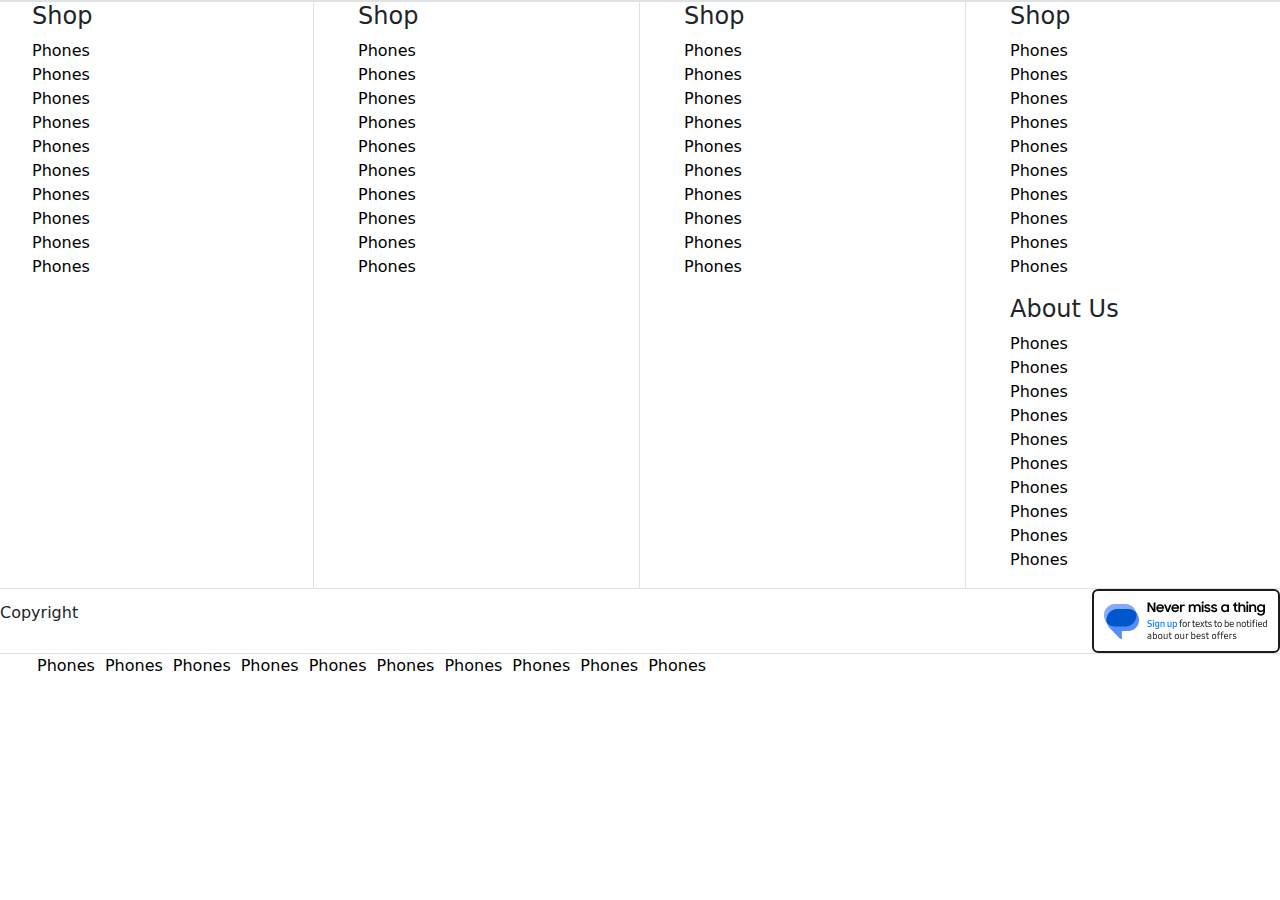
<file: test.htm>
<!DOCTYPE html>
<html lang="en">
<head>
    <meta charset="UTF-8">
    <meta name="viewport" content="width=device-width, initial-scale=1.0">
    <link href="https://cdn.jsdelivr.net/npm/bootstrap@5.3.3/dist/css/bootstrap.min.css" rel="stylesheet">
    <title>Document</title>
</head>
<style>
    footer ul{
        list-style: none;
    }
    footer ul li a{
        text-decoration: none;
        color: black;
    }
    footer ul li a:hover{
        text-decoration: underline;
        color: darkblue;
    }
    .desktop{
        display: none;
    }
    .col-8 ul{
        display: flex;
        flex-direction: column;
    }
    .col-8 li a{
        padding: 5px;
    }
    
    @media only screen and (min-width:768px){
        .mobile{
            display: none;
        }
        .desktop{
            display: block;
        }
        .look .accordion-button::after{
            content: '';
            position: absolute;
            transform: translate(-40% -10%);
            left: 0;
            background-color: rgba(156, 147, 147, 0.676);
            border-radius: 50%;
          }
          
          .accordion-button:not(.collapsed) {
          background-color: white;
          }
          .col-8 ul{
            flex-direction: row;
          }
    }
</style>
<body>
    <section>
        
    </section>
    <footer>
        <div class="desktop">
            <div class="row border-top">
                <div class="col-3 border border-start-0">
                    <ul>
                        <h4>Shop</h4>
                        <li><a href="">Phones</a></li>
                        <li><a href="">Phones</a></li>
                        <li><a href="">Phones</a></li>
                        <li><a href="">Phones</a></li>
                        <li><a href="">Phones</a></li>
                        <li><a href="">Phones</a></li>
                        <li><a href="">Phones</a></li>
                        <li><a href="">Phones</a></li>
                        <li><a href="">Phones</a></li>
                        <li><a href="">Phones</a></li>
                    </ul>
                </div>
                <div class="col-3 border border-start-0">
                    <ul>
                        <h4>Shop</h4>
                        <li><a href="">Phones</a></li>
                        <li><a href="">Phones</a></li>
                        <li><a href="">Phones</a></li>
                        <li><a href="">Phones</a></li>
                        <li><a href="">Phones</a></li>
                        <li><a href="">Phones</a></li>
                        <li><a href="">Phones</a></li>
                        <li><a href="">Phones</a></li>
                        <li><a href="">Phones</a></li>
                        <li><a href="">Phones</a></li>
                    </ul>
                </div>
                <div class="col-3 border border-start-0">
                    <ul>
                        <h4>Shop</h4>
                        <li><a href="">Phones</a></li>
                        <li><a href="">Phones</a></li>
                        <li><a href="">Phones</a></li>
                        <li><a href="">Phones</a></li>
                        <li><a href="">Phones</a></li>
                        <li><a href="">Phones</a></li>
                        <li><a href="">Phones</a></li>
                        <li><a href="">Phones</a></li>
                        <li><a href="">Phones</a></li>
                        <li><a href="">Phones</a></li>
                    </ul>
                </div>
                <div class="col-3 border border-start-0">
                    <ul>
                        <h4>Shop</h4>
                        <li><a href="">Phones</a></li>
                        <li><a href="">Phones</a></li>
                        <li><a href="">Phones</a></li>
                        <li><a href="">Phones</a></li>
                        <li><a href="">Phones</a></li>
                        <li><a href="">Phones</a></li>
                        <li><a href="">Phones</a></li>
                        <li><a href="">Phones</a></li>
                        <li><a href="">Phones</a></li>
                        <li><a href="">Phones</a></li>
                    </ul>
                    <ul>
                        <h4>About Us</h4>
                        <li><a href="">Phones</a></li>
                        <li><a href="">Phones</a></li>
                        <li><a href="">Phones</a></li>
                        <li><a href="">Phones</a></li>
                        <li><a href="">Phones</a></li>
                        <li><a href="">Phones</a></li>
                        <li><a href="">Phones</a></li>
                        <li><a href="">Phones</a></li>
                        <li><a href="">Phones</a></li>
                        <li><a href="">Phones</a></li>
                    </ul>
                </div>
            </div>
        </div>
        <div class="mobile">
            <div class="accordion" id="accordionExample">
                <div class="accordion-item">
                  <h2 class="accordion-header">
                    <button class="accordion-button" type="button" data-bs-toggle="collapse" data-bs-target="#collapseOne" aria-expanded="true" aria-controls="collapseOne">
                      Shop
                    </button>
                  </h2>
                  <div id="collapseOne" class="accordion-collapse collapse show" data-bs-parent="#accordionExample">
                    <div class="accordion-body">
                        <ul>
                            <li><a href="">Phones</a></li>
                            <li><a href="">Phones</a></li>
                            <li><a href="">Phones</a></li>
                            <li><a href="">Phones</a></li>
                            <li><a href="">Phones</a></li>
                            <li><a href="">Phones</a></li>
                            <li><a href="">Phones</a></li>
                            <li><a href="">Phones</a></li>
                            <li><a href="">Phones</a></li>
                            <li><a href="">Phones</a></li>
                        </ul>
                    </div>
                  </div>
                </div>
                <div class="accordion-item">
                  <h2 class="accordion-header">
                    <button class="accordion-button collapsed" type="button" data-bs-toggle="collapse" data-bs-target="#collapseTwo" aria-expanded="false" aria-controls="collapseTwo">
                      Accordion Item #2
                    </button>
                  </h2>
                  <div id="collapseTwo" class="accordion-collapse collapse" data-bs-parent="#accordionExample">
                    <div class="accordion-body">
                      <strong>This is the second item's accordion body.</strong> It is hidden by default, until the collapse plugin adds the appropriate classes that we use to style each element. These classes control the overall appearance, as well as the showing and hiding via CSS transitions. You can modify any of this with custom CSS or overriding our default variables. It's also worth noting that just about any HTML can go within the <code>.accordion-body</code>, though the transition does limit overflow.
                    </div>
                  </div>
                </div>
                <div class="accordion-item">
                  <h2 class="accordion-header">
                    <button class="accordion-button collapsed" type="button" data-bs-toggle="collapse" data-bs-target="#collapseThree" aria-expanded="false" aria-controls="collapseThree">
                      Accordion Item #3
                    </button>
                  </h2>
                  <div id="collapseThree" class="accordion-collapse collapse" data-bs-parent="#accordionExample">
                    <div class="accordion-body">
                      <strong>This is the third item's accordion body.</strong> It is hidden by default, until the collapse plugin adds the appropriate classes that we use to style each element. These classes control the overall appearance, as well as the showing and hiding via CSS transitions. You can modify any of this with custom CSS or overriding our default variables. It's also worth noting that just about any HTML can go within the <code>.accordion-body</code>, though the transition does limit overflow.
                    </div>
                  </div>
                </div>
              </div>
        </div>

        <div class="row border-bottom ">
            <div class="col-6 d-flex justify-content-start align-items-center">
                <p >Copyright</p>
            </div>
            <div class="col-6 d-flex justify-content-end align-items-center">
                <img  src="img/text-banner-2.svg" alt="">
            </div>
        </div>
        <div class="row">
            <div class="col-8 align-items-center">
                <ul>
                    <li><a href="">Phones</a></li>
                    <li><a href="">Phones</a></li>
                    <li><a href="">Phones</a></li>
                    <li><a href="">Phones</a></li>
                    <li><a href="">Phones</a></li>
                    <li><a href="">Phones</a></li>
                    <li><a href="">Phones</a></li>
                    <li><a href="">Phones</a></li>
                    <li><a href="">Phones</a></li>
                    <li><a href="">Phones</a></li>
                </ul>
            </div>
            <div class="col-4"></div>
        </div>
    </footer>

    <script src="https://cdn.jsdelivr.net/npm/bootstrap@5.3.3/dist/js/bootstrap.bundle.min.js"></script>
</body>
</html>
</file>
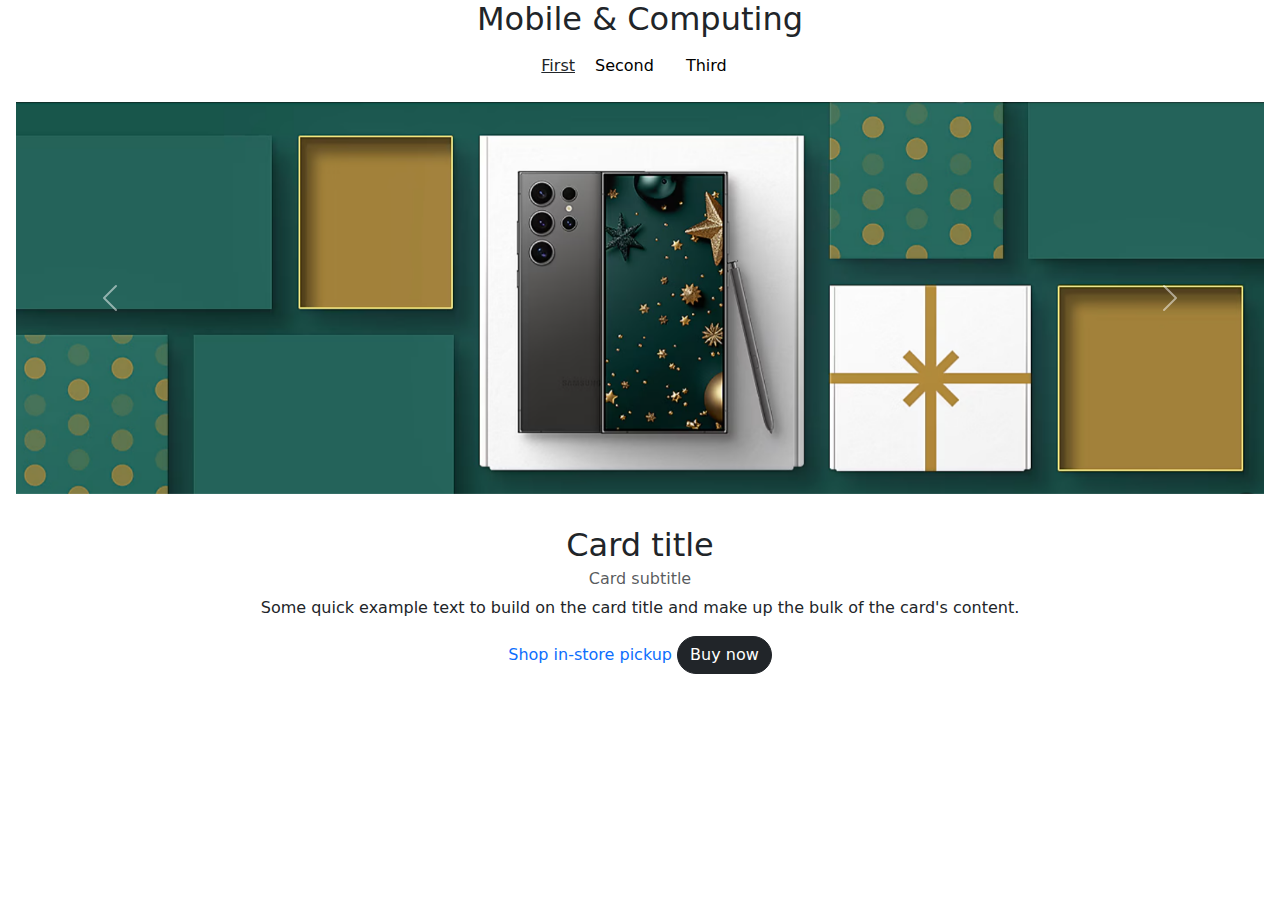
<file: test2.htm>
<!DOCTYPE html>
<html lang="en">
<head>
    <meta charset="UTF-8">
    <meta name="viewport" content="width=device-width, initial-scale=1.0">
    <title>Document</title>
    <link href="https://cdn.jsdelivr.net/npm/bootstrap@5.3.3/dist/css/bootstrap.min.css" rel="stylesheet">
</head>
    
<style>
    .nav-pills .nav-link.active {
        background-color: transparent !important;
        color: inherit !important; /* Keep text color unchanged */
        text-decoration: underline !important; /* Add black underline */
        border-radius: 0 !important; /* Remove rounded corners */
    }
    
    /* Optional: Style inactive nav links */
    .nav-pills .nav-link {
        border-bottom: none;
        color: black;
    }
    
    /* Add hover effect for links (optional) */
    .nav-pills .nav-link:hover {
        text-decoration: underline;
    }
</style>
<body>
    <section>
        <div id="navbar-example2" class="computing d-flex flex-column align-items-center">
            <h2>Mobile & Computing</h2>
            <ul class="nav nav-pills">
              <li class="nav-item">
                <a class="nav-link active px-1 py-0.5" href="#scrollspyHeading1">First</a>
              </li>
              <li class="nav-item">
                <a class="nav-link" href="#scrollspyHeading2">Second</a>
              </li>
              <li class="nav-item dropdown">
                <a class="nav-link" href="#scrollspyHeading3" >Third</a>
              </li>
            </ul>
          </div>
          <div data-bs-spy="scroll" data-bs-target="#navbar-example2" data-bs-root-margin="0px 0px -40%" data-bs-smooth-scroll="true" class="scrollspy-example p-3 rounded-2" tabindex="0">
            <div id="carouselExample" class="carousel slide">
                <div class="carousel-inner">
                  <div  class="carousel-item active">
                    <img id="scrollspyHeading1" src="img/slider4img1.png" class="d-block w-100" alt="...">
                  </div>
                  <div  class="carousel-item">
                    <img id="scrollspyHeading2" src="img/slider4img2.png" class="d-block w-100" alt="...">
                  </div>
                  <div  class="carousel-item">
                    <img id="scrollspyHeading3" src="img/slider4img3.png" class="d-block w-100" alt="...">
                  </div>
                </div>
                <button class="carousel-control-prev" type="button" data-bs-target="#carouselExample" data-bs-slide="prev">
                  <span class="carousel-control-prev-icon" aria-hidden="true"></span>
                  <span class="visually-hidden">Previous</span>
                </button>
                <button class="carousel-control-next" type="button" data-bs-target="#carouselExample" data-bs-slide="next">
                  <span class="carousel-control-next-icon" aria-hidden="true"></span>
                  <span class="visually-hidden">Next</span>
                </button>
              </div>
          </div>
          <div class="card border border-0 text-center">
            <div class="card-body">
              <h2 class="card-title">Card title</h2>
              <h6 class="card-subtitle mb-2 text-body-secondary">Card subtitle</h6>
              <p class="card-text">Some quick example text to build on the card title and make up the bulk of the card's content.</p>
              <a href="#" class="card-link text-decoration-none">Shop in-store pickup</a>
              <button class="btn btn-dark rounded-pill">Buy now</button>
            </div>
          </div>
    </section>


    
        <script>
            const carousel = document.querySelector('#carouselExample');
            const navLinks = document.querySelectorAll('#navbar-example2 .nav-link');
        
            // Update navigation menu when carousel changes
            carousel.addEventListener('slide.bs.carousel', (event) => {
                navLinks.forEach(link => link.classList.remove('active'));
                const activeIndex = event.to;
                const activeLink = navLinks[activeIndex];
                if (activeLink) {
                    activeLink.classList.add('active');
                    activeLink.scrollIntoView({ behavior: 'smooth', block: 'center' });
                }
            });
        
            // Update carousel when navigation menu is clicked
            navLinks.forEach((link, index) => {
                link.addEventListener('click', (event) => {
                    event.preventDefault(); // Prevent default scrolling
                    const carouselInstance = bootstrap.Carousel.getInstance(carousel);
                    carouselInstance.to(index); // Go to the slide based on the clicked menu
                });
            });
        </script>
      <script src="https://cdn.jsdelivr.net/npm/bootstrap@5.3.3/dist/js/bootstrap.bundle.min.js"></script>
</body>
</html>
</file>
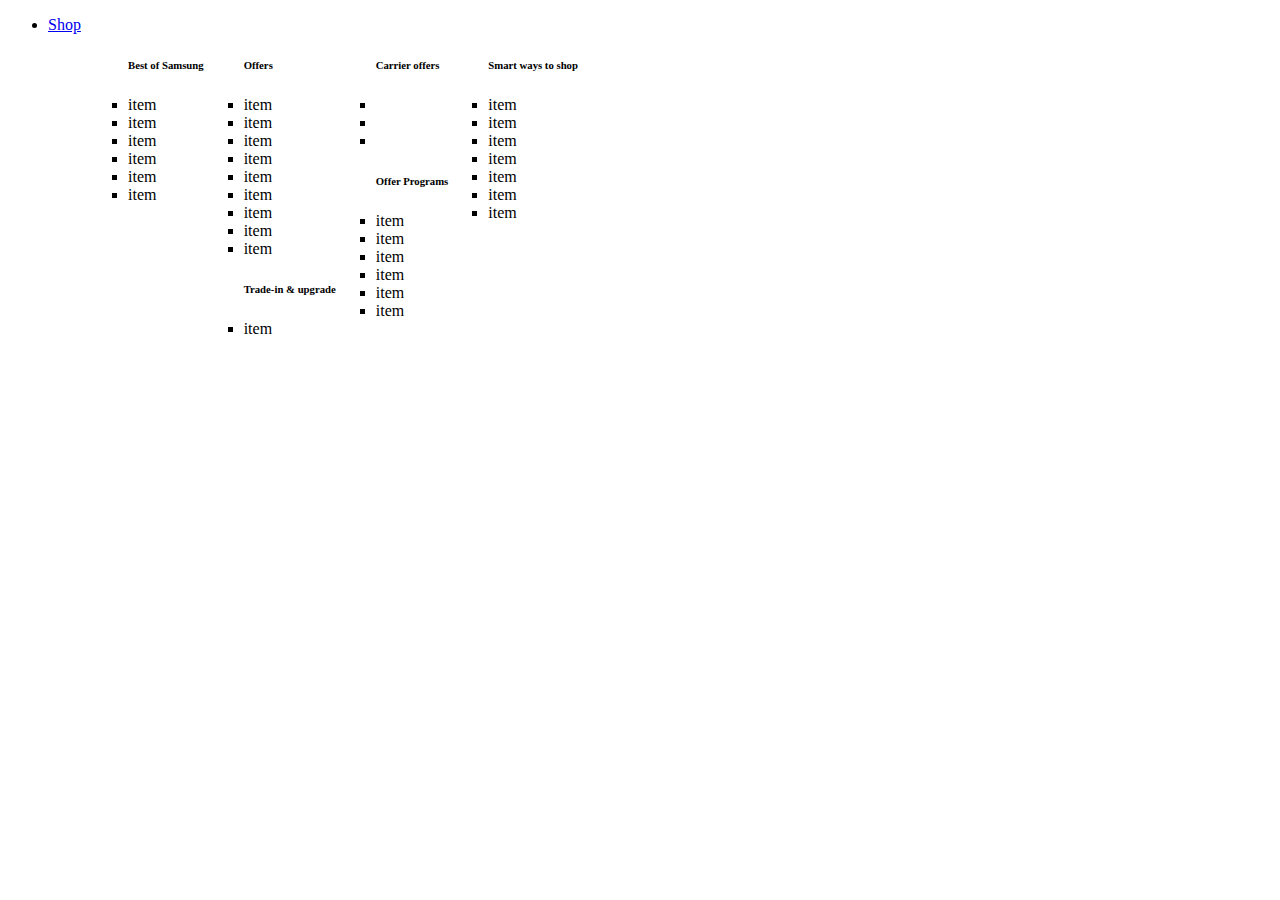
<file: test3.htm>
<!DOCTYPE html>
<html lang="en">
<head>
    <meta charset="UTF-8">
    <meta name="viewport" content="width=device-width, initial-scale=1.0">
    <title>Document</title>
</head>

<style>
    .row{
        display: flex;
    }
    .dropdown{
        display: none;
    }
    .nav-item:hover .dropdown{
        display: block;
    }
</style>

<body>
    <div class="collapse navbar-collapse flex-shrink-0" id="navbarNav">
        <ul class="navbar-nav me-auto mb-2 mb-lg-0">
            <li class="nav-item"><a class="nav-link text-dark fw-bold" href="#">Shop</a>
                <ul class="dropdown-menu">
                    <div class="row">
                        <div class="col-4">
                            <ul>
                                <h6>Best of Samsung</h6>
                                <li>item</li>
                                <li>item</li>
                                <li>item</li>
                                <li>item</li>
                                <li>item</li>
                                <li>item</li>
                            </ul>
                        </div>
                        <div class="col-4">
                            <ul>
                                <h6>Offers</h6>
                                <li>item</li>
                                <li>item</li>
                                <li>item</li>
                                <li>item</li>
                                <li>item</li>
                                <li>item</li>
                                <li>item</li>
                                <li>item</li>
                                <li>item</li>
                            </ul>
                            <ul>
                                <h6>Trade-in & upgrade</h6>
                                <li>item</li>
                            </ul>
                        </div>
                        <div class="col-4">
                            <ul>
                                <h6>Carrier offers</h6>
                                <li></li>
                                <li></li>
                                <li></li>
                            </ul>
                            <ul>
                                <h6>Offer Programs</h6>
                                <li>item</li>
                                <li>item</li>
                                <li>item</li>
                                <li>item</li>
                                <li>item</li>
                                <li>item</li>
                            </ul>
                        </div>
                        <div class="col-4">
                            <ul>
                                <h6>Smart ways to shop</h6>
                                <li>item</li>
                                <li>item</li>
                                <li>item</li>
                                <li>item</li>
                                <li>item</li>
                                <li>item</li>
                                <li>item</li>
                            </ul>
                        </div>
                    </div>
                </ul>   
            </li>
        </ul>
    </div>
</body>
</html>
</file>
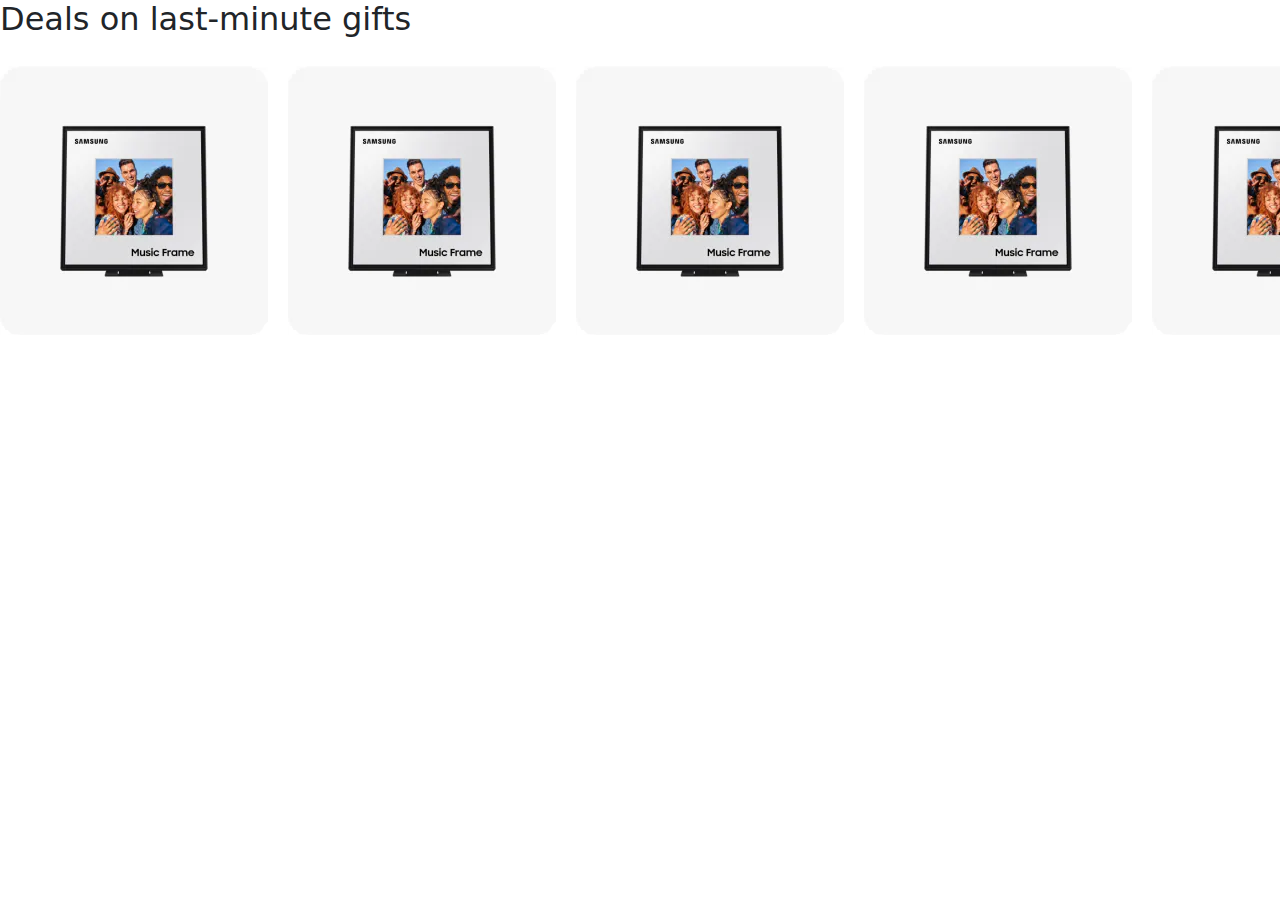
<file: test4.htm>
<!DOCTYPE html>
<html lang="en">
<head>
    <meta charset="UTF-8">
    <meta name="viewport" content="width=device-width, initial-scale=1.0">
    <title>Document</title>
    <link href="https://cdn.jsdelivr.net/npm/bootstrap@5.3.3/dist/css/bootstrap.min.css" rel="stylesheet">
    
    <style>
        .gifts ul {
            display: flex;
            align-items: center;
            margin: auto;
            overflow-x: auto;
            padding: 20px 0;
            gap: 20px; /* Add space between items */
        }
        
        .gifts ul li {
            flex-shrink: 0; /* Prevent items from shrinking */
            display: inline-block;
        }
        
        .gifts ul img {
            display: block;
            width: 100%; /* Ensure images fit properly */
            height: auto; /* Maintain aspect ratio */
        }
        
        .gifts ul::-webkit-scrollbar {
            display: none; /* Hide scrollbar */
        }
        
    </style>
</head>
<body>
    <!-- Discover Our Best Deals Section -->
<section class="gifts">
    <h2>Deals on last-minute gifts</h2>
          <ul>
            <li><a href="" ><img src="img/scroll_image1.webp" alt=""></a></li>
            <li><a href="" ><img src="img/scroll_image1.webp" alt=""></a></li>
            <li><a href="" ><img src="img/scroll_image1.webp" alt=""></a></li>
            <li><a href="" ><img src="img/scroll_image1.webp" alt=""></a></li>
            <li><a href="" ><img src="img/scroll_image1.webp" alt=""></a></li>
            <li><a href="" ><img src="img/scroll_image1.webp" alt=""></a></li>
            <li><a href="" ><img src="img/scroll_image1.webp" alt=""></a></li>
            <li><a href="" ><img src="img/scroll_image1.webp" alt=""></a></li>
          </ul>
</section>

<!-- CSS Styling for Best Deals Section -->



    <script src="https://cdn.jsdelivr.net/npm/bootstrap@5.3.3/dist/js/bootstrap.bundle.min.js"></script>
</body>
</html>
</file>
<file: font.css>
@font-face {
    font-family: SamsungOne;
    src: url(fonts/SamsungOne-400.ttf);
}

@font-face {
    font-family: 'SamsungSharpSans';
    src: url(fonts/SamsungSharpSans-Bold.ttf);
    src: url(fonts/samsungsharpsans-medium.woff);
}
</file>
<file: style.css>
* {
    margin: 0;
    padding: 0;
    box-sizing: border-box;
}

body {
    font-family: 'SamsungOne', sans-serif;
}

nav {
    background-color: #fff;
    flex-shrink: 0;
}

.navbar-brand img {
    width: 120px;
    height: auto;
}
.navbar li{
    font-size: .8rem;
}
.navbar-icons img {
    width: 24px;
    height: 24px;
    margin: 0 8px;
}
#carouselExampleCaptions{
    margin:25px 0;
}


.carousel-caption h6{
    margin:0 0 5px 0;
    font-weight: bold;
    font-size: 1rem;
    color: black;
}
.carousel-caption p{
    margin-top: 10px;
    font-size: 1rem;
    color: black;
}
.carousel-caption h2{
    font-weight: bold;
    font-size: 2em;
    color: black;
}
.first{
    display: none;
}
.second{
    display: block;
    min-height: 60vh;
}
.carousel-item{
    position: relative;
    /* display: flex;
    flex-shrink: 0;
    flex-grow: 0; */
}
.carousel-caption{
    position: absolute;
    top:50px;
    margin:auto;
    bottom: auto;
    /* display: flex;
    flex-shrink: 0;
    /* flex-grow: 0; */
    /* justify-content: flex-start;
    flex-direction: column;
    align-items: center;
    min-height: 50px;
    margin: 0; */ 
}
section{
    margin: 25px 0;
}
.gifts h2{
    text-align: center;
    font-weight: 700;
    font-size: 2rem;
    color: black;
}
.gifts ul{
    /* text-align: center;
    padding: 0;
    display: block;
    list-style: none; */
    width: 100%;
    display: flex;
    justify-content: flex-start;
    align-items: center;
    margin: auto;
    overflow-x: auto;
    /* white-space:nowrap; */
    padding: 20px 0;
    /* gap: 20px;
    max-width: fit-content; */
}
.gifts ul::-webkit-scrollbar {
    display: none; /* Chrome, Safari və Edge üçün scrollbar-ı gizlət */
}
.btn:hover{
    background-color: #fff;
    color: black;
}
.gifts ul a{
    font-weight: bold;
    font-size: .9rem;
    color: black;
    text-decoration: none;
}
.gifts ul li{
    display: inline-block;
    padding: 0 20px;
}
.equipment{
    display: flex;
    flex-wrap: wrap;
    justify-content: center;
}
.goods{
    background-color: #f4f4f4;
    width: 400px;
    /* height: 260px; */
    margin: 0 23px 23px 0;
    display: flex;
    flex-direction: column;
    /* justify-content: center; */
    align-items: center;
    border-radius: 15px;
}
.goods img{
    width: 200px;
    /* height: 148px; */
    margin: auto;
}
#third{
    /* display: flex;
    flex-shrink: 1;
    flex-grow: 1; */
    border-radius: 70px 0 70px 0;
    background-image: url('img/third_bgM.webp');
    /* background-position:center; */
    background-size: cover;
    /* width: 100%; */
    height: 50vh;
    background-repeat: no-repeat;
    width: 100%;
}
.text{
    text-align:center ;
    margin: auto;
    color: #fff;
    display: flex;
    flex-direction: column;
    max-width: 66%;
    padding: 20px;
    flex-shrink: 1;
    flex-grow: 1;
    /* justify-content: center;
    align-items: center; */
}
#fourth{
    background-image: url('img/fourth_bgM.avif');
    background-position: center;
    background-size: cover;
    background-repeat: no-repeat;
    height: 100vh;
}
#fourth text{
    justify-content: flex-start;
    text-align: left;
}
.carousel-inner{
    height: 100vh;
}
.nav-pills .nav-link.active {
    background-color: transparent !important;
    color: inherit !important; /* Keep text color unchanged */
    text-decoration: underline !important; /* Add black underline */
    border-radius: 0 !important; /* Remove rounded corners */
    padding: 8px 16px;
}
.nav-pills .nav-link {
    color: black;
    font-size: 1rem;
    font-weight: bold;
}
.nav-pills .nav-link:hover {
    text-decoration: underline;
}
.caption{
    font-size: 2rem;
    font-weight: bold;
}
.card-link{
    color: black;
    padding: 3px 10px;
    font-weight: bold;
    border-bottom: 2px solid black;
}
#sixth{
    padding: 50px 0;
}
/* #sixth .carousel-item{
    display: none;
} */
#sixth .carousel-inner {
    visibility: hidden;
    opacity: 0;
}
#sixth{
    background-image: url('img/slider4img1.avif');
    background-position: center;
    background-size: cover;
}
.card{
    background-color: transparent !important;
    padding-bottom: 50px;
}
.computing{
    justify-content: center;
}
.nav-pills{
    flex-shrink: 1;
    flex-grow: 0;
}
.nav-item{
    display:block;
}
#seven{
    background-image: url('img/slider9_1r.avif');
    background-position: center;
    background-size: cover;
    display: flex;
    flex-direction: column;
    justify-content: space-between;
    height: 100vh;
    padding: 20px 0;
}
#eight, #eleven{
    background-position: center;
    background-size: cover;
    display: flex;
    flex-direction: column;
    justify-content: space-between;
    height: 100vh;
    padding: 20px 0;
}
#eight{
    background-image: url('img/slider10_1.jpeg');
}
#eleven{
    background-image: url('img/slider11_1r.avif');
}
#nine .card{
    margin:5px;
    border:none;
    text-align: center;
}
#nine .card-title{
    font-size:1.5rem;
    font-weight: bold;
}
#nine .card .card-body p{
    font-size: 0.8rem;
}
#nine .card .card-body a{
    font-size: 0.9rem;
    font-weight: bold;
    color: black;
    text-decoration: none;
    border-bottom:1px solid black ;
}
#card3 p{
    padding-bottom: 35px;
}
#card4 p{
    padding-bottom: 15px;
}
#nine .card4{
    display: none !important;
}
#nine .carousel{
    display: block;
}
.carousel-item {
    transition: transform 1s  !important; /* Change to desired duration */
}
#ten{
    background-image: url('img/home_r.avif');
    background-position: center;
    background-size: cover;
    background-repeat: no-repeat;
    width: 100%;
    height: 100vh;
}
#ten .card{
    padding-top:50px;
    text-align: center;
}
/* .explore{
    width: 100%;
    display: flex;
    flex-grow: 0;
    flex-shrink: 0;
} */
/* .subText h4{
    font-size: 1.2rem;
    font-family: 'SamsungSharpSans';
    margin: 30px 0;
} */

.subText .heading a{
    text-decoration:underline;
    font-size: 0.9rem;
    color: black;
    font-weight: bold;
    padding: 5px 0;
}
.subText .heading:hover a{
    display: block !important;
}
/* .explore{
    justify-content: space-between;
} */
/* .subText{
    display: flex;
    justify-content: center;
    align-items: start;
    flex-direction: column;
    padding: 0 50px 0;
    flex-shrink: 0;
    flex-grow: 0;
} */
/* .image img{
    width: 100%;
} */
/* .explore{
    display: flex;
    flex-wrap: wrap;
    align-items: center;
} */
/* .image img {
    width: 500px;
    margin: auto;
} */
.subText{
    justify-content: flex-start;
  
    flex-shrink: 0;
}
.subText h4 {
    justify-content: flex-end;
    font-size: 0.9rem;
    font-weight: bold;
    margin: 20px 0;
    /* white-space: nowrap; */
}

.carousel-indicators button{
    width:100px !important;
}
#sonic .caption{
    color: #fff ;
}
#sonic .card-text{
    color: #fff;
}
#sonic .card-link{
    color: #fff;
    border-bottom:2px solid #fff;
}
#sonic button:hover{
    background-color: black;
    color: #fff;
}
.goods h4, .price{
    font-weight: bold;
}
.hoveredText{
    opacity: 0;
}
.gifts .price{
    color: rgb(21, 98, 205);
}
#fifth ul {
    display: flex;
    align-items: center;
    margin: auto;
    overflow-x: auto;
    padding: 20px 0;
    gap: 20px; /* Add space between items */
}

#fifth ul li {
    flex-shrink: 0; /* Prevent items from shrinking */
    display: inline-block;
    scroll-snap-align: start;
}

#fifth ul img {
    display: block;
    width: 100%; /* Ensure images fit properly */
    height: auto; /* Maintain aspect ratio */
}
#fifth ul::-webkit-scrollbar {
    display: none; /* Chrome, Safari və Edge üçün scrollbar-ı gizlət */
}
#fifth li .image-container h4{
    text-align: center;
    font-weight: bold;
}
#fifth li .image-container{
    display: flex;
    flex-direction: column;
    justify-content: center;
}
.footer{
    display: flex;
    margin: auto;
}
footer ul{
    list-style: none;
}
footer ul li a{
    text-decoration: none;
    color: black;
}
footer ul li a:hover{
    text-decoration: underline;
    color: darkblue;
}
.desktop{
    display: none;
}
.copyright li{
    font-size: 0.8rem;
    font-family: 'SamsungSharpSans';
    padding: 3px;
}
.firstOne{
    border-bottom: 1px solid #f4f4f4;
}
.smicon li, .privacy li{
    display: inline-block;
}
.privacy li{
    font-size: .7rem;
}
.smicon li{
    font-size: 1.2rem;
    padding: 0 3px ;
}
.last{
    display: flex;
    flex-direction: column;
    justify-content: center;
    align-items: center;
    text-align: center;
}
.search-section {
    text-align: center;
    margin: 50px 0;
  }
  
  .search-section h2 {
    font-size: 1.8rem;
    font-weight: bold;
    margin-bottom: 20px;
  }
  
  .search-bar {
    display: inline-flex;
    align-items: center;
    width: 90%;
    max-width: 500px;
    border: 1px solid #ccc;
    border-radius: 50px;
    padding: 10px 15px;
    margin-bottom: 20px;
    background-color: #fff;
  }
  
  .search-bar input {
    flex: 1;
    border: none;
    outline: none;
    font-size: 1rem;
    padding: 5px;
  }
  
  .search-bar button {
    border: none;
    color: black;
    padding: 8px 15px;
    border-radius: 20px;
    cursor: pointer;
    font-size: 0.9rem;
    font-weight: bold;
    transition: background-color 0.3s ease;
  }
  
  .search-bar button:hover {
    background-color: #444;
  }
  
  .tags {
    display: flex;
    flex-wrap: wrap;
    justify-content: center;
    gap: 10px;
  }
  
  .tags a {
    display: inline-block;
    padding: 8px 15px;
    font-size: 0.9rem;
    color: #333;
    background: #f4f4f4;
    border: 1px solid #ddd;
    border-radius: 25px;
    text-decoration: none;
    transition: all 0.3s ease;
  }
  .feedback-button{
    display: none;
  }
  nav .dropdown-menu .col a{
    padding: 3px;
    font-size: .8rem;
  }
  nav .dropdown-menu .col .btn{
    padding: 3px;
    font-size: .7rem;
    border-radius: 50%;
  }
@media only screen and (min-width: 768px) {
    .container{
        min-width: 95vw;
        margin: auto;
        padding: 0;
    }
    nav .container{
        display: flex;
        justify-content: space-between !important;
    }
    .first{
        display: block;
    }
    .second{
        display: none;
    }
    .carousel-item{
        position: relative;
    }
    .carousel-caption{
        position: absolute;
        left:50px;
        text-align: left;
        color: black;
        width: 40%;
        margin: 0;
        display: flex;
        flex-direction: column;
        justify-content: center;
        flex-shrink: 0;
        align-items:flex-start;
    }
    .carousel-caption h2{
        font-size: 3rem;
    }
    .carousel-caption h6{
        margin:0 0 16px 0;
        font-weight: bold;
        font-size: 1.1rem;
        color: black;
    }
    .carousel-caption p{
        margin-top: 24px;
        font-size: 1.1rem;
        color: black;
    }
    
    .gifts ul{
        justify-content: center;
    }
    .carousel-caption h2{
        font-weight: bold;
        font-size: 2em;
        color: black;
    }
    .gifts ul li{
        display: inline-block;
        padding: 0 20px;
    }
    .gifts ul a:hover{
        text-decoration: 2px black underline ;
        border-style: dashed;
        padding: 3px;
        transition: 0.2s;
    }
    .goods img:hover{
        transform: scale(1.1);
        transition: .5s;
    }
    
    /* .hoveredText .btn{
        display: none;
    }
    .hoveredText:hover p{
        display: none;
    }
    .hoveredText:hover .btn{
        display: block;
    } */
    #third{
        background-size: contain 100%;
        /* height: 200px; */
        background-image: url('img/section3_bg.webp');
        width: 100%;
        height: 200px;
    }
    #fourth{
        background-image: url('img/fourth_bg.webp');
        background-size: cover;
        width: 100%;
        height: 300px;
    }
    #fourth .text{
        align-items: flex-start;
        text-align: left;
        margin: 0;
        max-width: 50%;
    }
    .carousel-item{
        border-style: none;
        text-decoration: none;
    }
    .carousel-inner{
        height: 50vh;
    }
    #sixth{
        background-color: #f4f4f4;
        background-image: none;
    }
    /* #sixth .carousel-item{
        display: block;
    } */
    #sixth .carousel-inner {
        visibility: visible;
        opacity: 1;
    }
    #seven{
        background-image: url('img/slider9_1.avif');
        background-position: center;
        background-size: cover;
    }
    #nine .card4 .card{
        width: 250px ;
    }
    #nine .card4{
        margin: auto;
    }
    #nine .card4{
        display: flex !important;
    }
    #nine .carousel{
        display: none;
    }
    #ten{
        background-image: url('img/home.avif');
        background-position: center;
        background-size: cover;
        background-repeat: no-repeat;
        width: 100%;
        height: auto;
    }
    #ten .card{
        text-align: left;
        padding: 100px 0 100px 10px;
        width: 30%;
    }
    #eleven{
        background-image: url('img/slider11_1.avif');
    }
    .nav-item .dropdown-menu {
        display: none;
        position: absolute;
        top: 100%;
        left: 0;
        right: auto;
        background-color: #fff;
        box-shadow: 0px 4px 6px rgba(0, 0, 0, 0.1);
        padding: 20px;
        width: 800px;
        z-index: 1000;
        transition: opacity 0.3s ease, visibility 0.3s ease;
        visibility: hidden;
        opacity: 0;
    }
    
    /* Show dropdown on hover */
    .nav-item:hover .dropdown-menu {
        display: block;
        visibility: visible;
        opacity: 1;
    }
    
    /* Prevent dropdown from overflowing the viewport */
    .nav-item .dropdown-menu.dropdown-right {
        left: auto;
        right: 0;
    }
    .nav-item .dropdown-menu.dropdown-left {
        left: 0;
        right: auto;
    }
    /* Styling the dropdown items */
    .dropdown-menu .col {
        padding: 10px;
    }
    
    .dropdown-menu h6 {
        font-size: 1rem;
        font-weight: bold;
        margin-bottom: 10px;
    }
    
    .dropdown-menu a {
        display: block;
        font-size: 0.9rem;
        color: #333;
        text-decoration: none;
        margin-bottom: 5px;
    }
    
    .dropdown-menu a:hover {
        color: #007bff;
    }
    .subText .heading:hover{
        border-bottom: 1px solid #f4f4f4; 
        border-top: 2px solid black ;
        padding: 20px 0 30px 0;
        transform: scale(1.1);
    }
    /* .explore{
        display: flex;
        align-items: flex-start;
        flex-wrap:nowrap;
        padding: 20px;
        box-sizing: border-box;
    }
    .explore .image img {
        width: 100%;
        height: 100%;
        display: block;
        object-fit: cover; 
    } */
    .subText {
        padding-right:10px ;
        display: flex;
        flex-direction: column;
        flex-grow: 0;
        flex-shrink: 0;
        max-width: 50%;
        flex-wrap: wrap;
    }
    .subText h4{
        font-size: 1rem;
        margin: 30px 0;
        font-family: 'SamsungSharpSans';
        flex-wrap: wrap;
    }
    .mobile{
        display: none;
    }
    .desktop{
        display: block;
    }
    .look .accordion-button::after{
        content: '';
        position: absolute;
        transform: translate(-40% -10%);
        left: 0;
        background-color: rgba(156, 147, 147, 0.676);
        border-radius: 50%;
      }
      
      .look .accordion-button:not(.collapsed) {
      background-color: white;
      }
      /* .col-8 li a{
        margin: 10px;
    } */
        .col-6 li i{
        font-size: 1.2rem;
        margin:10px;
    }
    .last{
        display: flex;
        justify-content: space-between;
        flex-direction: row;
    }
    .col-6 p{
        padding-left: 0;
        margin: 0 0 0 5px;
        text-align: left;
    }
    .col-6 img{
        float: right;
        margin-right:30px;
    }
    .col-6 ul{
        padding-left: 0;
        flex-wrap: nowrap;
    }
    .usa{
        font-weight: bold;
    }
    .privacy li{
        display: inline-block;
    }
    .privacy li a{
        font-size: .7rem;
    }
     .smicon li{
        display: inline-block;
        padding: 5px;
    }
    .hoveredText {
        opacity: 1;
        position: relative;
        width: 300px; /* Adjust based on your design */
        height: 150px; /* Adjust height */
        overflow: hidden;
        display: flex;
        align-items: center;
        justify-content: center;
        text-align: center;
        background-color: #f4f4f4; /* Background for visibility */
        transition: all 0.5s ease-in-out;
        
      }
      
      .up {
        position: absolute;
        top: 0;
        left: 0;
        right: 0;
        text-align: center;
        opacity: 1;
        transition: all 0.5s ease-in-out;
      }
      
      .up .price {
        font-size: 1rem;
        font-weight: bold;
        margin: 0;
      }
      
      .up p {
        margin: 5px 0;
      }
      
      .down {
        position: absolute;
        bottom: -50px; /* Initially hidden */
        left: 0;
        right: 0;
        text-align: center;
        opacity: 0;
        transition: all 0.5s ease-in-out;
      }
      
      .goods:hover .hoveredText .up {
        transform: translateY(-50px); /* Move text up */
        opacity: 0;
      }
      .goods:hover .down{
        bottom: 50px;/* Move button into view */
        transform: translateY(0);
        opacity: 1;

      }
      .hoveredText:hover .down {
        
      }
      
      .down button {
        padding: 10px 20px;
        font-size: 1rem;
        border: none;
        border-radius: 50px;
        background-color: black;
        color: white;
        cursor: pointer;
        transition: background-color 0.3s ease;
      }
      
      .down button:hover {
        background-color: #007bff;
      }
      .desktop ul li{
        padding: 5px 0;
        font-size: 1rem;
      }

      .feedback-button {
        display: block;
        position: fixed;
        top: 50%;
        right: 0; 
        transform: translateY(-50%);
        background-color: #000; 
        color: #fff;
        padding: 8px 5px;
        font-size: 14px;
        font-weight: bold;
        text-align: center;
        z-index: 1000; 
      }
      
      .feedback-button a {
        text-decoration: none; 
        color: #fff;
        writing-mode: vertical-rl;
        text-orientation: mixed; 
      }

      .search-section {
        text-align: center;
        margin: 50px 0;
      }
      
      .search-section h2 {
        font-size: 1.8rem;
        font-weight: bold;
        margin-bottom: 20px;
      }
      
      .search-bar {
        display: inline-flex;
        align-items: center;
        width: 90%;
        max-width: 500px;
        border: 1px solid #ccc;
        border-radius: 50px;
        padding: 10px 15px;
        margin-bottom: 20px;
        background-color: #fff;
      }
      
      .search-bar input {
        flex: 1;
        border: none;
        outline: none;
        font-size: 1rem;
        padding: 5px;
      }
      
      .search-bar button {
        border: none;
        color: black;
        padding: 8px 15px;
        border-radius: 20px;
        cursor: pointer;
        font-size: 0.9rem;
        font-weight: bold;
        transition: background-color 0.3s ease;
      }
      
      .search-bar button:hover {
        background-color: #444;
      }
      
      .tags {
        display: flex;
        flex-wrap: wrap;
        justify-content: center;
        gap: 10px;
      }
      
      .tags a {
        display: inline-block;
        padding: 8px 15px;
        font-size: 0.9rem;
        color: #333;
        background: #f4f4f4;
        border: 1px solid #ddd;
        border-radius: 25px;
        text-decoration: none;
        transition: all 0.3s ease;
      }
      
      .tags a:hover {
        background: #ddd;
      }
      nav .col-9 .grid{
        grid-template-columns: auto auto auto;
        grid-template-rows: auto auto auto;
      }
      nav .col-9 .grid img{
        width: 150px;
      }
      nav .col h6{
        font-size: .7rem;
      }
      /* .image{
       width: 100%;
      } */
      #myBtn {
        position: fixed;
        bottom: 10px;
        float: right;
        right: 18.5%;
        left: 77.25%;
        max-width: 30px;
        width: 100%;
        font-size: 12px;
        background-color: rgb(100,100,100);
        padding: .5px;
        border-radius: 50%;

    }
        #myBtn:hover {
        background-color: #7dbbf1;
      
      
      
      
      
    
    
    
    
    
    

}
</file>
